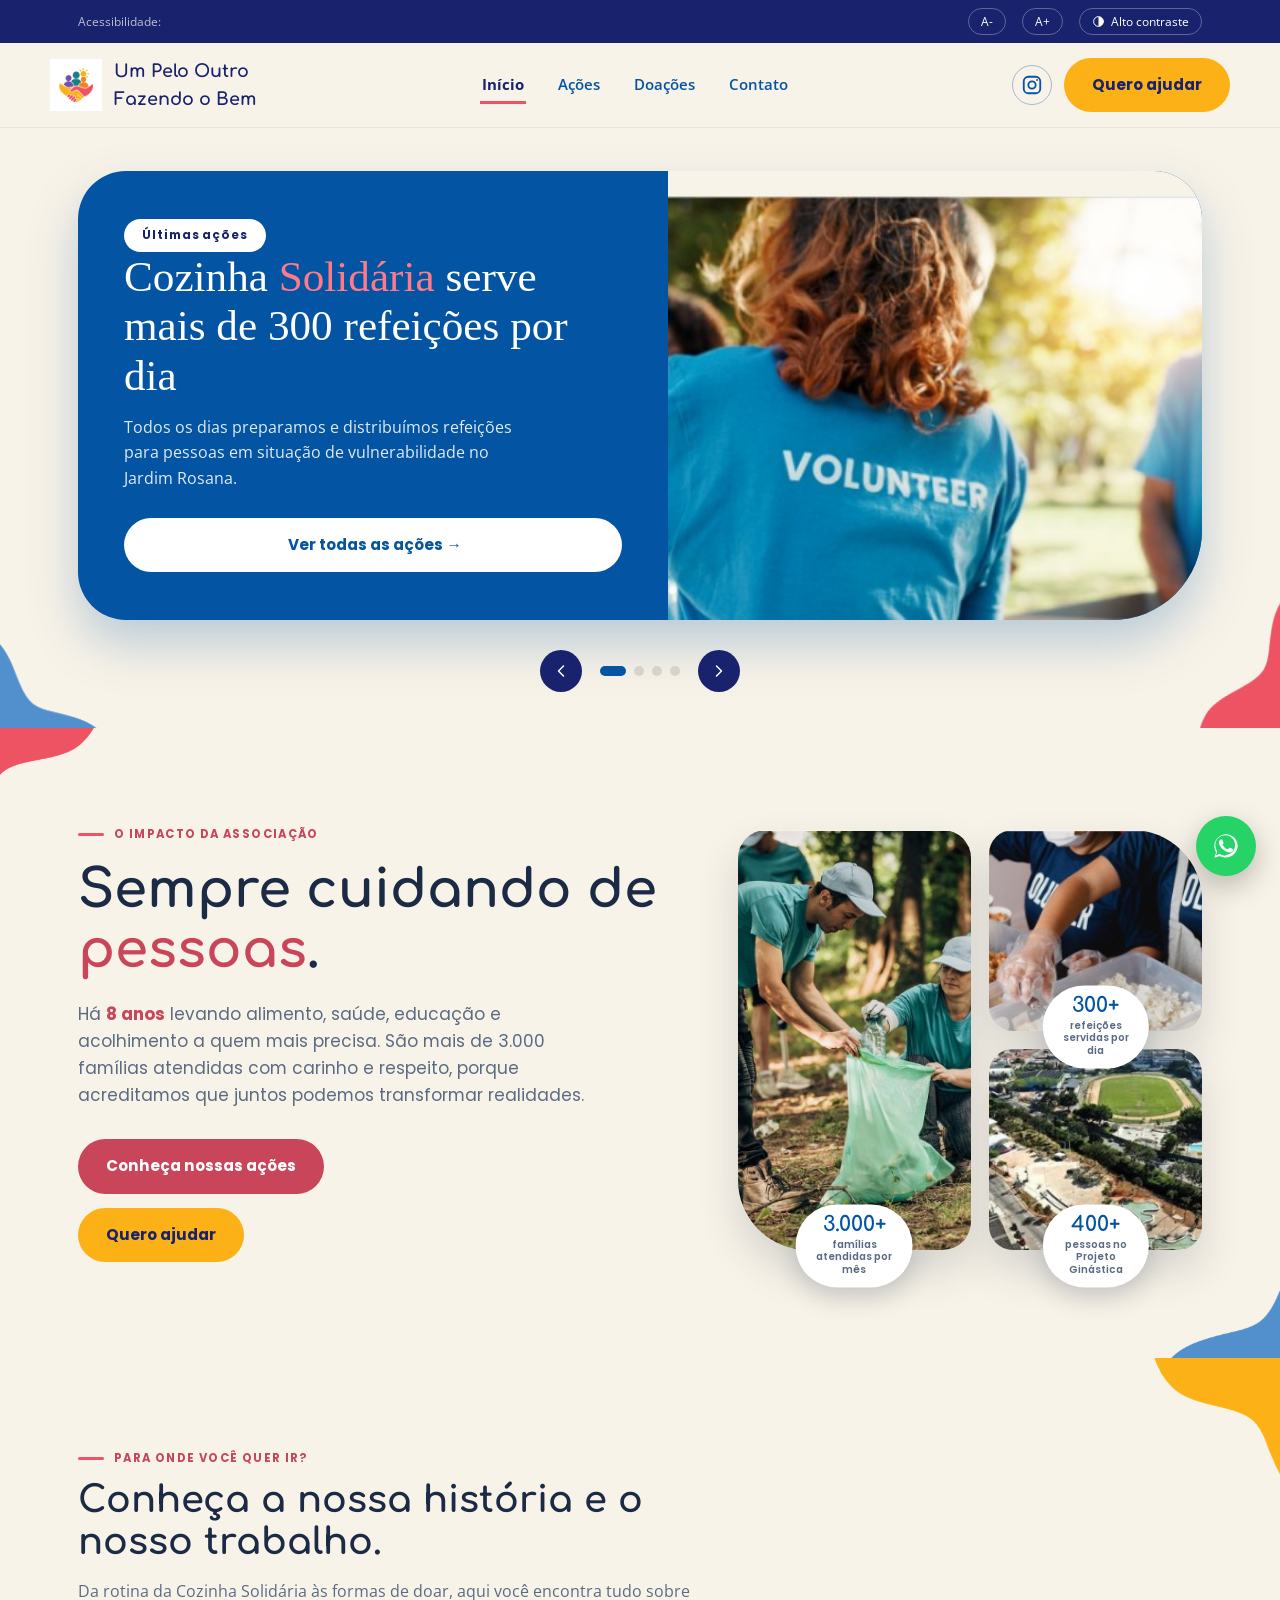
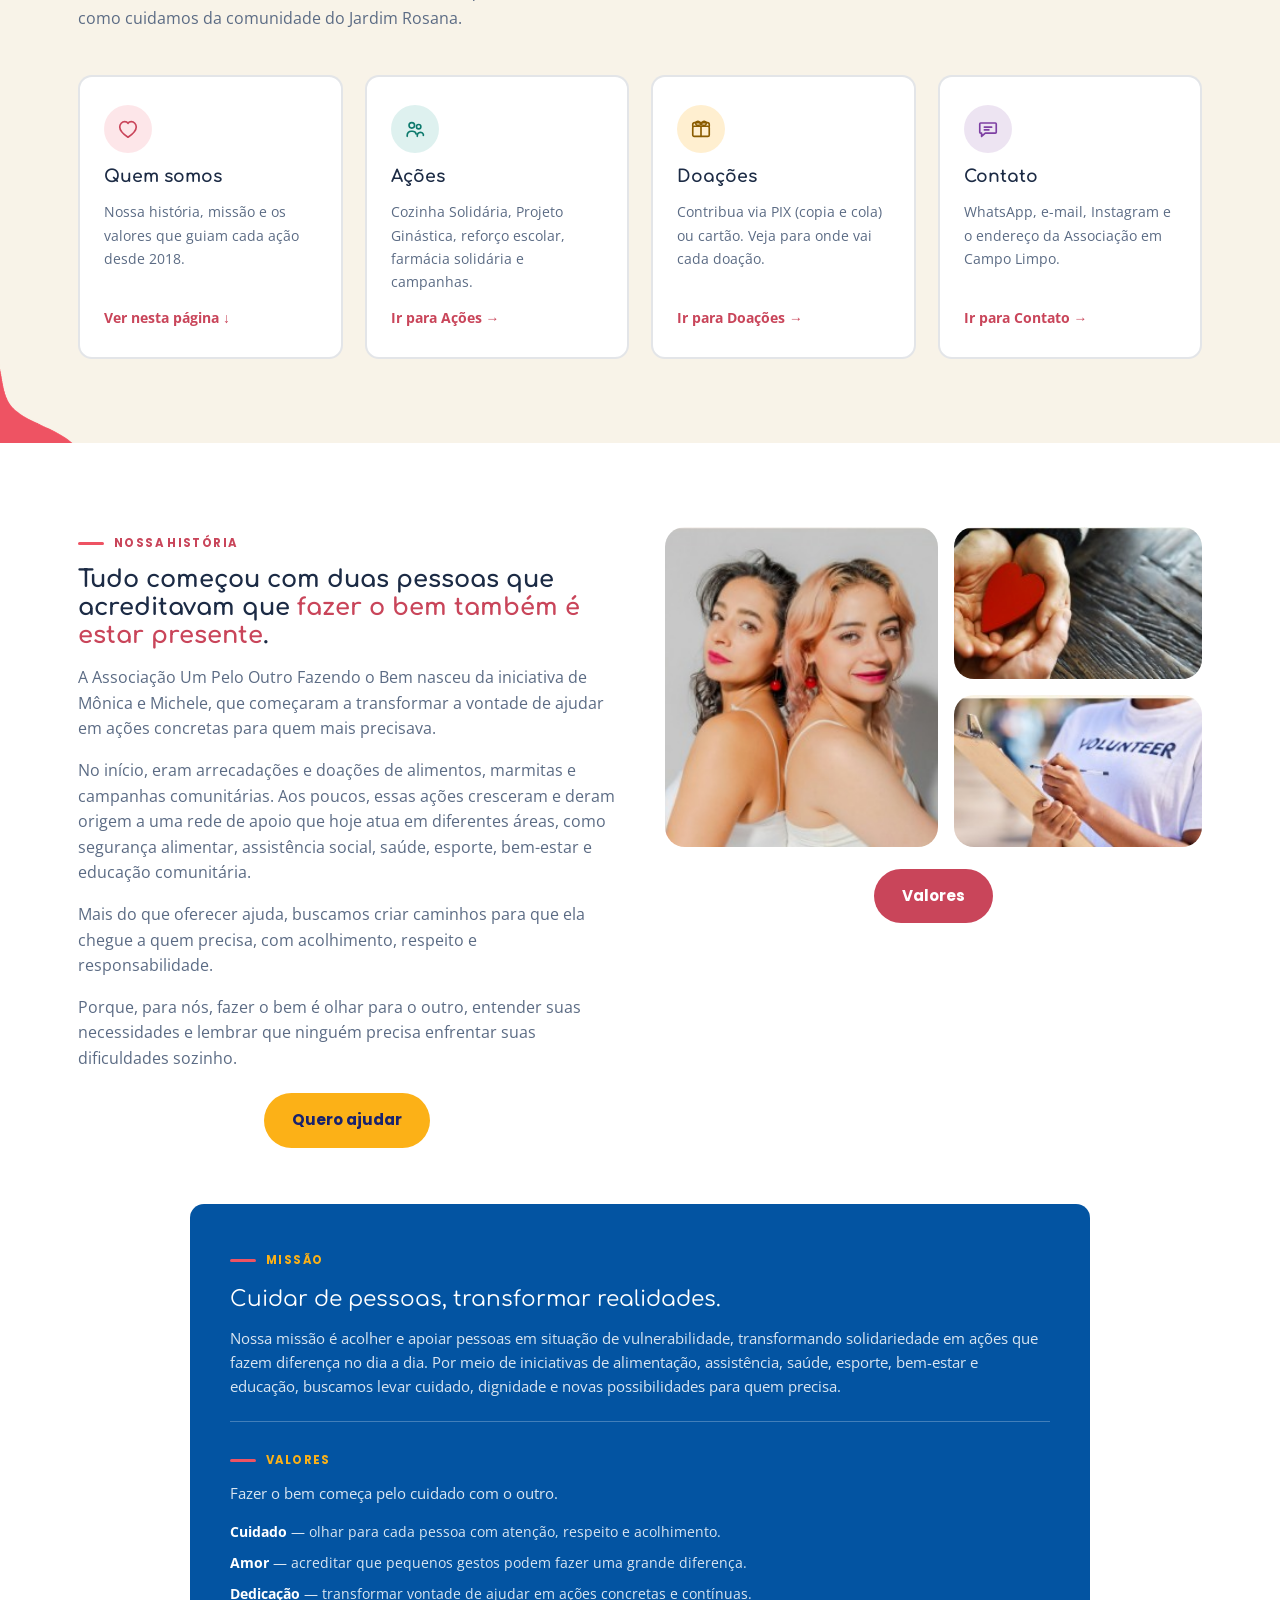
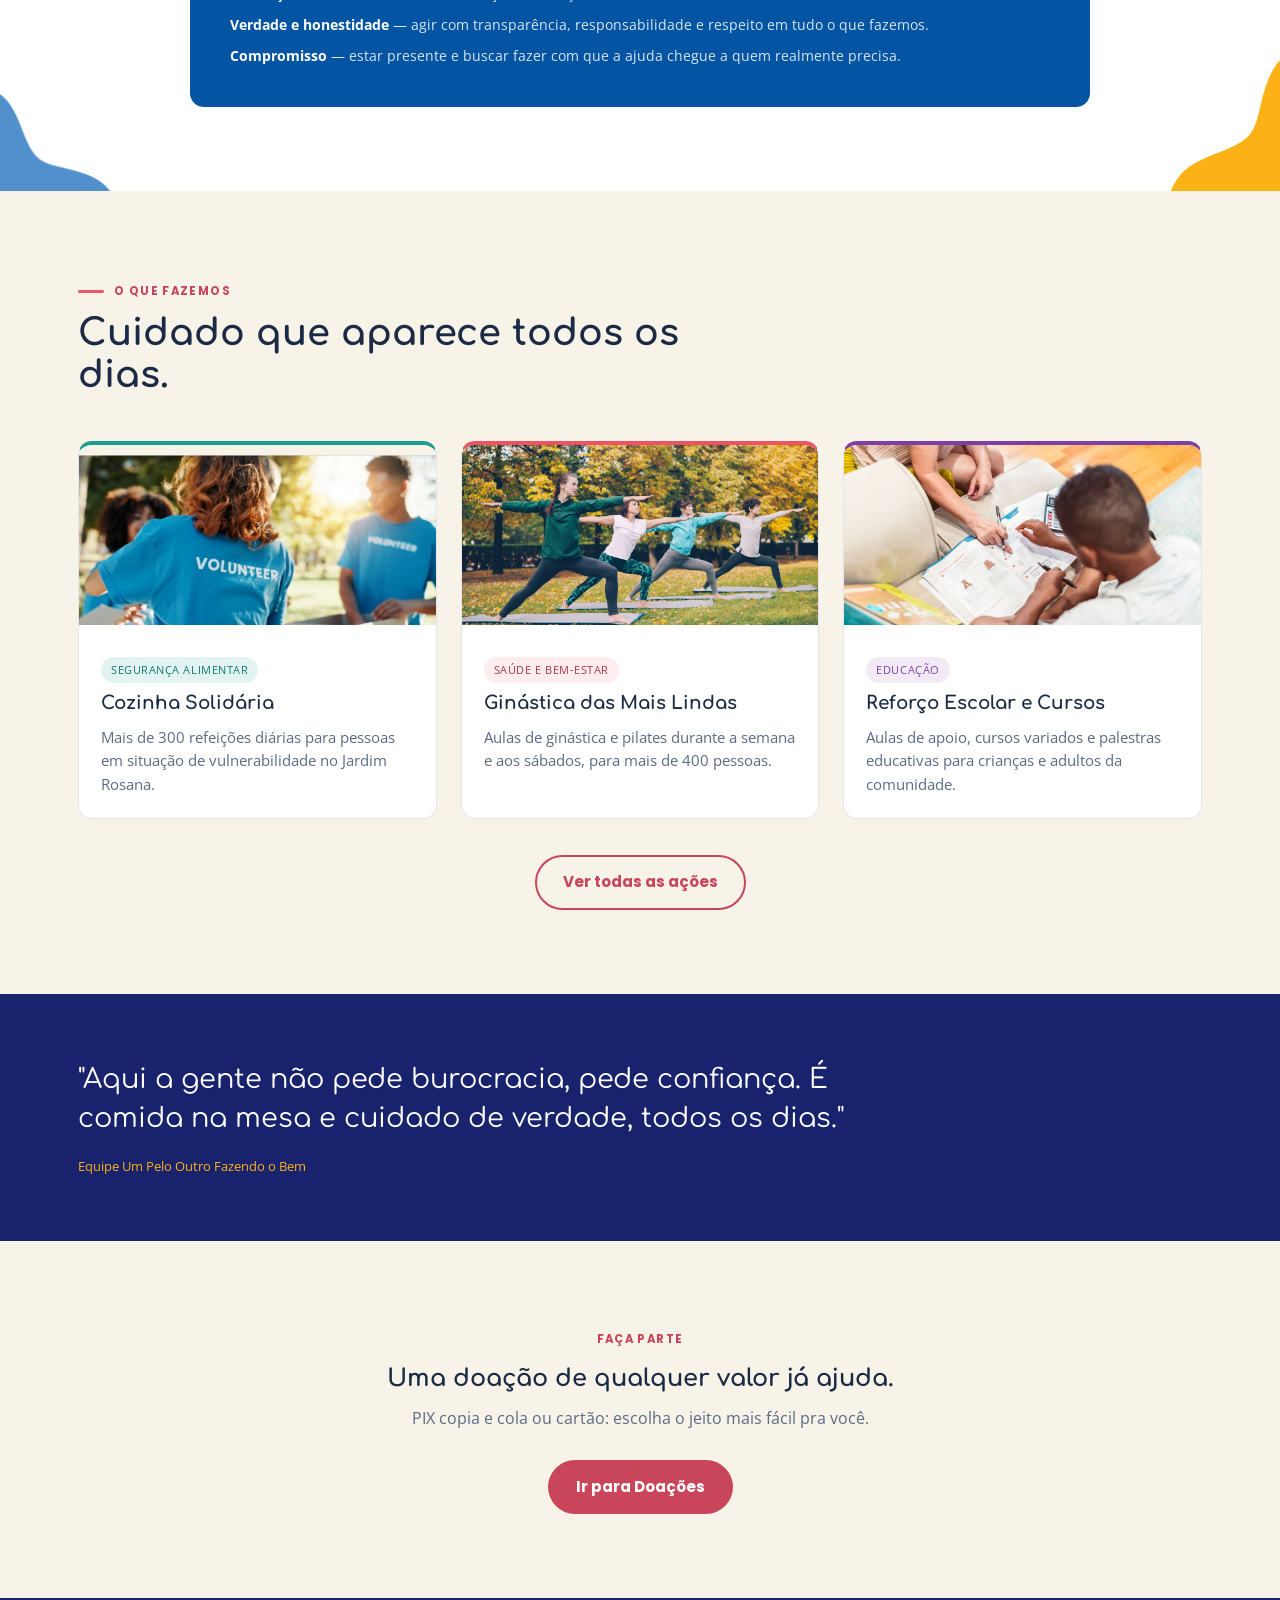
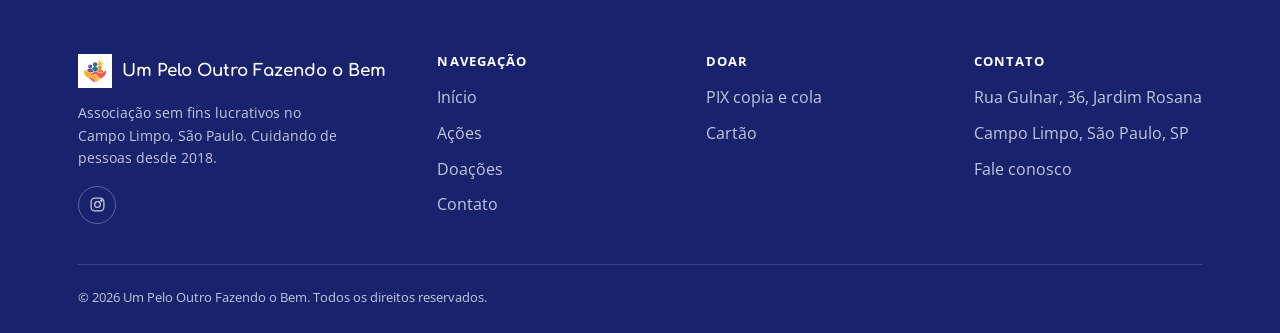
<file: index.html>
<!DOCTYPE html>
<html lang="pt-BR">
<head>
<meta charset="UTF-8">
<meta name="viewport" content="width=device-width, initial-scale=1.0">
<title>Um Pelo Outro Fazendo o Bem · Associação em Campo Limpo, São Paulo</title>
<meta name="description" content="Associação Um Pelo Outro Fazendo o Bem: 8 anos cuidando de pessoas em situação de vulnerabilidade no Campo Limpo, São Paulo. Cozinha Solidária, Projeto Ginástica, reforço escolar e mais.">
<link rel="icon" href="assets/img/logo.png">
<link rel="preconnect" href="https://fonts.googleapis.com">
<link href="https://fonts.googleapis.com/css2?family=Chewy&family=Comfortaa:wght@400;500;600;700&family=Poppins:wght@400;500;600;700;800&family=Open+Sans:wght@400;500;600;700&display=swap" rel="stylesheet">
<link rel="stylesheet" href="assets/css/style.css">
</head>
<body>

<a href="#conteudo" class="skip-link">Pular para o conteúdo</a>

<!-- ===== TELA DE CARREGAMENTO ===== -->
<div id="loader" aria-hidden="true">
  <div class="loader-mark">
    <div class="loader-ring"><span class="loader-dot"></span></div>
    <img src="assets/img/logo.png" alt="">
  </div>
  <p class="loader-text">Um Pelo Outro <strong>Fazendo o Bem</strong></p>
</div>

<!-- ===== BARRA DE ACESSIBILIDADE ===== -->
<div class="a11y-bar">
  <div class="container">
    <span style="margin-right:auto; opacity:.7;">Acessibilidade:</span>
    <button id="a11y-font-dec" aria-label="Diminuir tamanho da fonte">A-</button>
    <button id="a11y-font-inc" aria-label="Aumentar tamanho da fonte">A+</button>
    <button id="a11y-contrast" aria-label="Alternar alto contraste"><svg class="icon" viewBox="0 0 24 24" aria-hidden="true"><circle cx="12" cy="12" r="9"/><path d="M12 3a9 9 0 0 1 0 18Z" fill="currentColor" stroke="none"/></svg> Alto contraste</button>
  </div>
</div>

<!-- ===== HEADER ===== -->
<header class="site-header">
  <nav class="nav container" aria-label="Navegação principal">
    <a href="index.html" class="brand">
      <img src="assets/img/logo.png" alt="Logotipo Um Pelo Outro Fazendo o Bem">
      Um Pelo Outro<br>Fazendo o Bem
    </a>
    <ul class="nav-links">
      <li><a href="index.html" class="active" aria-current="page">Início</a></li>
      <li><a href="acoes.html">Ações</a></li>
      <li><a href="doacoes.html">Doações</a></li>
      <li><a href="contato.html">Contato</a></li>
    </ul>
    <div class="nav-actions">
      <a href="https://www.instagram.com/um_pelo_outro_fazendo_o_bem/" target="_blank" rel="noopener" class="btn-icon-instagram" aria-label="Instagram da Associação (nova aba)">
        <svg viewBox="0 0 24 24" fill="none" stroke="currentColor" stroke-width="2" width="22" height="22" aria-hidden="true"><rect x="3" y="3" width="18" height="18" rx="5"/><circle cx="12" cy="12" r="4"/><circle cx="17.5" cy="6.5" r="1" fill="currentColor" stroke="none"/></svg>
      </a>
      <a href="doacoes.html" class="btn btn-primary">Quero ajudar</a>
      <button class="nav-toggle" aria-label="Abrir menu" aria-expanded="false">
        <svg class="icon icon-menu-open" viewBox="0 0 24 24" aria-hidden="true"><path d="M4 7h16M4 12h16M4 17h16"/></svg>
        <svg class="icon icon-menu-close" viewBox="0 0 24 24" aria-hidden="true" style="display:none;"><path d="M5 5l14 14M19 5 5 19"/></svg>
      </button>
    </div>
  </nav>
</header>

<main id="conteudo">

<!-- ===== DESTAQUE DE ÚLTIMAS AÇÕES (carrossel) ===== -->
<section class="spotlight" aria-label="Últimas ações em destaque">
  <img class="blob blob-br" src="assets/img/blob-rosa.png" alt="" aria-hidden="true">
  <img class="blob blob-bl" src="assets/img/blob-azul.png" alt="" aria-hidden="true">
  <div class="container">
    <div class="spotlight-track" id="spotlight-track">

      <article class="spotlight-slide is-active" aria-hidden="false" role="group" aria-roledescription="slide" aria-label="Ação 1 de 4">
        <div class="spotlight-body">
          <div class="spotlight-top-row">
            <span class="eyebrow">Últimas ações</span>
          </div>
          <h2>Cozinha <span class="accent">Solidária</span> serve mais de 300 refeições por dia</h2>
          <p>Todos os dias preparamos e distribuímos refeições para pessoas em situação de vulnerabilidade no Jardim Rosana.</p>
          <a href="acoes.html" class="btn btn-primary">Ver todas as ações →</a>
        </div>
        <div class="spotlight-media">
          <img src="assets/img/fotos/cozinha-solidaria.jpg" alt="Voluntária da Cozinha Solidária com uma caixa de alimentos">
        </div>
      </article>

      <article class="spotlight-slide" aria-hidden="true" role="group" aria-roledescription="slide" aria-label="Ação 2 de 4">
        <div class="spotlight-body">
          <span class="eyebrow">Últimas ações</span>
          <h2>Ginástica das <span class="accent">Mais Lindas</span> segue com turmas cheias</h2>
          <p>Aulas de ginástica e pilates durante a semana e aos sábados reúnem mais de 400 pessoas.</p>
          <a href="acoes.html" class="btn btn-primary">Ver todas as ações →</a>
        </div>
        <div class="spotlight-media">
          <img src="assets/img/fotos/ginastica.jpg" alt="Turma do Projeto Ginástica das Mais Lindas em exercício ao ar livre">
        </div>
      </article>

      <article class="spotlight-slide" aria-hidden="true" role="group" aria-roledescription="slide" aria-label="Ação 3 de 4">
        <div class="spotlight-body">
          <span class="eyebrow">Últimas ações</span>
          <h2>Reforço <span class="accent">escolar</span> apoia crianças e jovens da comunidade</h2>
          <p>Aulas de apoio e cursos gratuitos ajudam estudantes a irem além na escola e na vida.</p>
          <a href="acoes.html" class="btn btn-primary">Ver todas as ações →</a>
        </div>
        <div class="spotlight-media">
          <img src="assets/img/fotos/reforco-escolar.jpg" alt="Aula de reforço escolar com apoio individual">
        </div>
      </article>

      <article class="spotlight-slide" aria-hidden="true" role="group" aria-roledescription="slide" aria-label="Ação 4 de 4">
        <div class="spotlight-body">
          <span class="eyebrow">Últimas ações</span>
          <h2>Farmácia <span class="accent">Solidária</span> amplia o acesso à saúde</h2>
          <p>Distribuição de medicamentos para famílias em situação de vulnerabilidade da região.</p>
          <a href="acoes.html" class="btn btn-primary">Ver todas as ações →</a>
        </div>
        <div class="spotlight-media">
          <img src="assets/img/fotos/farmacia-solidaria.jpg" alt="Voluntários organizando medicamentos para doação">
        </div>
      </article>

    </div>

    <div class="spotlight-controls">
      <button type="button" class="spotlight-arrow" id="spotlight-prev" aria-label="Ação anterior">
        <svg class="icon" viewBox="0 0 24 24" aria-hidden="true"><path d="M15 6l-6 6 6 6"/></svg>
      </button>
      <div class="spotlight-dots" id="spotlight-dots" role="tablist" aria-label="Selecionar ação em destaque">
        <button type="button" class="spotlight-dot is-active" data-index="0" role="tab" aria-selected="true" aria-label="Ação 1"></button>
        <button type="button" class="spotlight-dot" data-index="1" role="tab" aria-selected="false" aria-label="Ação 2"></button>
        <button type="button" class="spotlight-dot" data-index="2" role="tab" aria-selected="false" aria-label="Ação 3"></button>
        <button type="button" class="spotlight-dot" data-index="3" role="tab" aria-selected="false" aria-label="Ação 4"></button>
      </div>
      <button type="button" class="spotlight-arrow" id="spotlight-next" aria-label="Próxima ação">
        <svg class="icon" viewBox="0 0 24 24" aria-hidden="true"><path d="M9 6l6 6-6 6"/></svg>
      </button>
    </div>
  </div>
</section>

<!-- ===== HERO / IMPACTO ===== -->
<section class="hero">
  <img class="blob blob-hero-tl" src="assets/img/blob-rosa.png" alt="" aria-hidden="true">
  <img class="blob blob-hero-br" src="assets/img/blob-azul.png" alt="" aria-hidden="true">
  <div class="container hero-grid">
    <div>
      <span class="eyebrow">O impacto da associação</span>
      <h1>Sempre cuidando de <em>pessoas</em>.</h1>
      <p class="lead">Há <span class="highlight">8 anos</span> levando alimento, saúde, educação e acolhimento a quem mais precisa. São mais de 3.000 famílias atendidas com carinho e respeito, porque acreditamos que juntos podemos transformar realidades.</p>
      <div class="hero-cta hero-cta-stack">
        <a href="acoes.html" class="btn btn-primary">Conheça nossas ações</a>
        <a href="doacoes.html" class="btn btn-gold">Quero ajudar</a>
      </div>
    </div>
    <div class="hero-photos reveal">
      <div class="hero-photo hero-photo-main">
        <div class="hero-photo-img"><img src="assets/img/fotos/impacto-1.jpg" alt="Voluntários durante ação de cuidado ambiental ao ar livre"></div>
        <span class="hero-photo-badge"><strong>3.000+</strong><small>famílias atendidas por mês</small></span>
      </div>
      <div class="hero-photo-stack">
        <div class="hero-photo">
          <div class="hero-photo-img"><img src="assets/img/fotos/impacto-2.jpg" alt="Voluntários preparando refeições para doação"></div>
          <span class="hero-photo-badge"><strong>300+</strong><small>refeições servidas por dia</small></span>
        </div>
        <div class="hero-photo">
          <div class="hero-photo-img"><img src="assets/img/fotos/impacto-3.jpg" alt="Vista aérea de um espaço comunitário"></div>
          <span class="hero-photo-badge"><strong>400+</strong><small>pessoas no Projeto Ginástica</small></span>
        </div>
      </div>
    </div>
  </div>
</section>

<!-- ===== MAPA DE NAVEGAÇÃO (HUB / NÓS) ===== -->
<section class="node-section">
  <img class="blob blob-node-tr" src="assets/img/blob-amarelo.png" alt="" aria-hidden="true">
  <img class="blob blob-node-bl" src="assets/img/blob-rosa.png" alt="" aria-hidden="true">
  <div class="container">
    <div class="section-head reveal">
      <span class="eyebrow">Para onde você quer ir?</span>
      <h2>Conheça a nossa história e o nosso trabalho.</h2>
      <p>Da rotina da Cozinha Solidária às formas de doar, aqui você encontra tudo sobre como cuidamos da comunidade do Jardim Rosana.</p>
    </div>

    <div class="node-map">
      <a href="#quem-somos" class="node-card reveal">
        <div class="node-icon icon-coral" aria-hidden="true"><svg class="icon" viewBox="0 0 24 24"><path d="M12 21c-4.2-2.8-9-6.6-9-11.2C3 6.6 5.4 4 8.4 4c1.6 0 3 .8 3.6 2 .6-1.2 2-2 3.6-2 3 0 5.4 2.6 5.4 5.8 0 4.6-4.8 8.4-9 11.2Z"/></svg></div>
        <h3>Quem somos</h3>
        <p>Nossa história, missão e os valores que guiam cada ação desde 2018.</p>
        <span class="node-link">Ver nesta página ↓</span>
      </a>
      <a href="acoes.html" class="node-card reveal">
        <div class="node-icon icon-teal" aria-hidden="true"><svg class="icon" viewBox="0 0 24 24"><circle cx="8.5" cy="8" r="3"/><circle cx="16" cy="9.5" r="2.4"/><path d="M3.5 20v-1.2A4.3 4.3 0 0 1 7.8 14.5h1.4a4.3 4.3 0 0 1 4.1 3"/><path d="M14.5 20v-.9a3.4 3.4 0 0 1 2.6-3.3c1.6-.4 3.4.5 4 2v1.2"/></svg></div>
        <h3>Ações</h3>
        <p>Cozinha Solidária, Projeto Ginástica, reforço escolar, farmácia solidária e campanhas.</p>
        <span class="node-link">Ir para Ações →</span>
      </a>
      <a href="doacoes.html" class="node-card reveal">
        <div class="node-icon icon-gold" aria-hidden="true"><svg class="icon" viewBox="0 0 24 24"><rect x="3" y="9" width="18" height="11" rx="1.5"/><path d="M3 9V7a2 2 0 0 1 2-2h14a2 2 0 0 1 2 2v2"/><path d="M12 9v11"/><path d="M12 7c-1-2.5-2.8-3.8-4.5-3.2C6 4.2 5.6 6 7 7.4c1 .9 3 .8 5-.4Z"/><path d="M12 7c1-2.5 2.8-3.8 4.5-3.2C18 4.2 18.4 6 17 7.4c-1 .9-3 .8-5-.4Z"/></svg></div>
        <h3>Doações</h3>
        <p>Contribua via PIX (copia e cola) ou cartão. Veja para onde vai cada doação.</p>
        <span class="node-link">Ir para Doações →</span>
      </a>
      <a href="contato.html" class="node-card reveal">
        <div class="node-icon icon-purple" aria-hidden="true"><svg class="icon" viewBox="0 0 24 24"><path d="M4 5.5h16a1 1 0 0 1 1 1v9a1 1 0 0 1-1 1H9l-4 3.5V16.5H4a1 1 0 0 1-1-1v-9a1 1 0 0 1 1-1Z"/><path d="M8 10h8M8 13h5"/></svg></div>
        <h3>Contato</h3>
        <p>WhatsApp, e-mail, Instagram e o endereço da Associação em Campo Limpo.</p>
        <span class="node-link">Ir para Contato →</span>
      </a>
    </div>
  </div>
</section>

<!-- ===== QUEM SOMOS (resumo, com âncora própria) ===== -->
<section id="quem-somos" class="section-alt">
  <img class="blob blob-bl" src="assets/img/blob-azul.png" alt="" aria-hidden="true">
  <img class="blob blob-br" src="assets/img/blob-amarelo.png" alt="" aria-hidden="true">
  <div class="container quemsomos-grid">
    <div class="reveal">
      <span class="eyebrow">Nossa história</span>
      <h2 style="margin-top:14px;">Tudo começou com duas pessoas que acreditavam que <span class="highlight">fazer o bem também é estar presente</span>.</h2>
      <p style="color:var(--ink-soft); margin-top:16px;">A Associação Um Pelo Outro Fazendo o Bem nasceu da iniciativa de Mônica e Michele, que começaram a transformar a vontade de ajudar em ações concretas para quem mais precisava.</p>
      <p style="color:var(--ink-soft); margin-top:16px;">No início, eram arrecadações e doações de alimentos, marmitas e campanhas comunitárias. Aos poucos, essas ações cresceram e deram origem a uma rede de apoio que hoje atua em diferentes áreas, como segurança alimentar, assistência social, saúde, esporte, bem-estar e educação comunitária.</p>
      <p style="color:var(--ink-soft); margin-top:16px;">Mais do que oferecer ajuda, buscamos criar caminhos para que ela chegue a quem precisa, com acolhimento, respeito e responsabilidade.</p>
      <p style="color:var(--ink-soft); margin-top:16px;">Porque, para nós, fazer o bem é olhar para o outro, entender suas necessidades e lembrar que ninguém precisa enfrentar suas dificuldades sozinho.</p>
      <a href="doacoes.html" class="btn btn-gold" style="margin-top:22px; display:block; width:fit-content; margin-left:auto; margin-right:auto;">Quero ajudar</a>
    </div>
    <div class="reveal quemsomos-photos">
      <div class="quemsomos-grid-photos">
        <div class="qs-photo qs-photo-main"><img src="assets/img/fotos/fundadoras.jpg" alt="Mônica e Michele, fundadoras da Associação Um Pelo Outro Fazendo o Bem"></div>
        <div class="qs-photo-stack">
          <div class="qs-photo"><img src="assets/img/fotos/valores-coracao.jpg" alt="Mãos entregando um coração, símbolo do cuidado da Associação"></div>
          <div class="qs-photo"><img src="assets/img/fotos/valores-voluntario.jpg" alt="Voluntária registrando informações durante uma ação"></div>
        </div>
      </div>
      <a href="#valores" class="btn btn-primary quemsomos-valores-btn">Valores</a>
    </div>
  </div>

  <div class="container" style="margin-top:56px;">
    <div id="valores" class="reveal" style="background:var(--baltic); border-radius:var(--radius); padding:40px; color:#fff; max-width:900px; margin:0 auto; scroll-margin-top:100px;">
      <span class="eyebrow" style="color:var(--gold);">Missão</span>
      <p style="font-family:var(--font-display); font-size:1.35rem; margin-top:14px; line-height:1.4;">Cuidar de pessoas, transformar realidades.</p>
      <p style="margin-top:12px; color:rgba(255,255,255,0.85); font-size:0.95rem;">Nossa missão é acolher e apoiar pessoas em situação de vulnerabilidade, transformando solidariedade em ações que fazem diferença no dia a dia. Por meio de iniciativas de alimentação, assistência, saúde, esporte, bem-estar e educação, buscamos levar cuidado, dignidade e novas possibilidades para quem precisa.</p>
      <hr style="border:none; border-top:1px solid rgba(255,255,255,0.25); margin:22px 0;">
      <span class="eyebrow" style="color:var(--gold);">Valores</span>
      <p style="margin-top:12px; color:rgba(255,255,255,0.85); font-size:0.95rem;">Fazer o bem começa pelo cuidado com o outro.</p>
      <ul style="margin-top:14px; color:rgba(255,255,255,0.85); font-size:0.9rem; display:flex; flex-direction:column; gap:8px;">
        <li><strong style="color:#fff;">Cuidado</strong> — olhar para cada pessoa com atenção, respeito e acolhimento.</li>
        <li><strong style="color:#fff;">Amor</strong> — acreditar que pequenos gestos podem fazer uma grande diferença.</li>
        <li><strong style="color:#fff;">Dedicação</strong> — transformar vontade de ajudar em ações concretas e contínuas.</li>
        <li><strong style="color:#fff;">Verdade e honestidade</strong> — agir com transparência, responsabilidade e respeito em tudo o que fazemos.</li>
        <li><strong style="color:#fff;">Compromisso</strong> — estar presente e buscar fazer com que a ajuda chegue a quem realmente precisa.</li>
      </ul>
    </div>
  </div>
</section>

<!-- ===== PRÉVIA DAS AÇÕES ===== -->
<section>
  <div class="container">
    <div class="section-head reveal">
      <span class="eyebrow">O que fazemos</span>
      <h2>Cuidado que aparece todos os dias.</h2>
    </div>
    <div class="project-grid">
      <div class="project-card reveal">
        <div class="project-media"><img src="assets/img/fotos/cozinha-solidaria.jpg" alt="Voluntária da Cozinha Solidária com uma caixa de alimentos"></div>
        <div class="project-body">
          <span class="project-tag tag-teal">Segurança alimentar</span>
          <h3>Cozinha Solidária</h3>
          <p>Mais de 300 refeições diárias para pessoas em situação de vulnerabilidade no Jardim Rosana.</p>
        </div>
      </div>
      <div class="project-card reveal">
        <div class="project-media"><img src="assets/img/fotos/ginastica.jpg" alt="Turma do Projeto Ginástica das Mais Lindas em exercício ao ar livre"></div>
        <div class="project-body">
          <span class="project-tag tag-coral">Saúde e bem-estar</span>
          <h3>Ginástica das Mais Lindas</h3>
          <p>Aulas de ginástica e pilates durante a semana e aos sábados, para mais de 400 pessoas.</p>
        </div>
      </div>
      <div class="project-card reveal">
        <div class="project-media"><img src="assets/img/fotos/reforco-escolar.jpg" alt="Aula de reforço escolar com apoio individual"></div>
        <div class="project-body">
          <span class="project-tag tag-purple">Educação</span>
          <h3>Reforço Escolar e Cursos</h3>
          <p>Aulas de apoio, cursos variados e palestras educativas para crianças e adultos da comunidade.</p>
        </div>
      </div>
    </div>
    <div style="text-align:center; margin-top:36px;">
      <a href="acoes.html" class="btn btn-outline">Ver todas as ações</a>
    </div>
  </div>
</section>

<!-- ===== CITAÇÃO ===== -->
<section class="quote-band">
  <div class="container">
    <blockquote class="reveal">
      "Aqui a gente não pede burocracia, pede confiança. É comida na mesa e cuidado de verdade, todos os dias."
      <cite>Equipe Um Pelo Outro Fazendo o Bem</cite>
    </blockquote>
  </div>
</section>

<!-- ===== CTA FINAL ===== -->
<section style="text-align:center;">
  <div class="container" style="max-width:640px;">
    <span class="eyebrow eyebrow-plain" style="justify-content:center">Faça parte</span>
    <h2 class="reveal" style="margin-top:14px;">Uma doação de qualquer valor já ajuda.</h2>
    <p style="color:var(--ink-soft); margin-top:14px;">PIX copia e cola ou cartão: escolha o jeito mais fácil pra você.</p>
    <div style="margin-top:28px;">
      <a href="doacoes.html" class="btn btn-primary">Ir para Doações</a>
    </div>
  </div>
</section>

</main>

<!-- ===== FOOTER ===== -->
<footer class="site-footer">
  <div class="container">
    <div class="footer-grid">
      <div>
        <div class="footer-brand"><img src="assets/img/logo.png" alt="">Um Pelo Outro Fazendo o Bem</div>
        <p style="max-width:34ch; font-size:0.88rem;">Associação sem fins lucrativos no Campo Limpo, São Paulo. Cuidando de pessoas desde 2018.</p>
        <div class="footer-social">
          <a href="https://www.instagram.com/um_pelo_outro_fazendo_o_bem/" target="_blank" rel="noopener" aria-label="Instagram"><svg class="icon" viewBox="0 0 24 24"><rect x="3" y="3" width="18" height="18" rx="5"/><circle cx="12" cy="12" r="4"/><circle cx="17.5" cy="6.5" r="1"/></svg></a>
        </div>
      </div>
      <div><h4>Navegação</h4><ul><li><a href="index.html">Início</a></li><li><a href="acoes.html">Ações</a></li><li><a href="doacoes.html">Doações</a></li><li><a href="contato.html">Contato</a></li></ul></div>
      <div><h4>Doar</h4><ul><li><a href="doacoes.html">PIX copia e cola</a></li><li><a href="doacoes.html">Cartão</a></li></ul></div>
      <div><h4>Contato</h4><ul><li>Rua Gulnar, 36, Jardim Rosana</li><li>Campo Limpo, São Paulo, SP</li><li><a href="contato.html">Fale conosco</a></li></ul></div>
    </div>
    <div class="footer-bottom">
      <span>© 2026 Um Pelo Outro Fazendo o Bem. Todos os direitos reservados.</span>
    </div>
  </div>
</footer>

<!-- ===== BOTÃO FLUTUANTE DE WHATSAPP ===== -->
<a class="whatsapp-float" href="https://wa.me/5511953512083?text=Ol%C3%A1!%20Vim%20pelo%20site%20e%20gostaria%20de%20saber%20mais." target="_blank" rel="noopener" aria-label="Falar no WhatsApp (abre nova aba)">
  <svg viewBox="0 0 24 24" fill="currentColor" aria-hidden="true"><path d="M17.5 14.4c-.3-.1-1.7-.8-2-.9-.3-.1-.5-.1-.7.1-.2.3-.8.9-1 1.1-.2.2-.3.2-.6.1-.3-.1-1.3-.5-2.4-1.5-.9-.8-1.5-1.8-1.7-2.1-.2-.3 0-.5.1-.6.1-.1.3-.3.4-.5.1-.1.2-.3.3-.4.1-.2 0-.3 0-.5 0-.1-.7-1.6-.9-2.2-.2-.5-.5-.5-.7-.5h-.6c-.2 0-.5.1-.8.4-.3.3-1 1-1 2.4s1 2.8 1.2 3c.1.2 2.1 3.2 5 4.4.7.3 1.3.5 1.7.6.7.2 1.4.2 1.9.1.6-.1 1.7-.7 2-1.4.2-.6.2-1.2.2-1.3-.1-.1-.3-.2-.5-.3z"/><path d="M12 2C6.5 2 2 6.5 2 12c0 1.9.5 3.7 1.5 5.3L2 22l4.8-1.5c1.5.8 3.3 1.3 5.2 1.3 5.5 0 10-4.5 10-10S17.5 2 12 2zm0 18.3c-1.7 0-3.4-.5-4.8-1.3l-.3-.2-3.5 1.1 1.1-3.4-.2-.3c-1-1.5-1.5-3.2-1.5-5 0-4.7 3.8-8.5 8.5-8.5s8.5 3.8 8.5 8.5-3.8 8.6-8.5 8.6z"/></svg>
</a>

<script src="assets/js/main.js"></script>
</body>
</html>
</file>
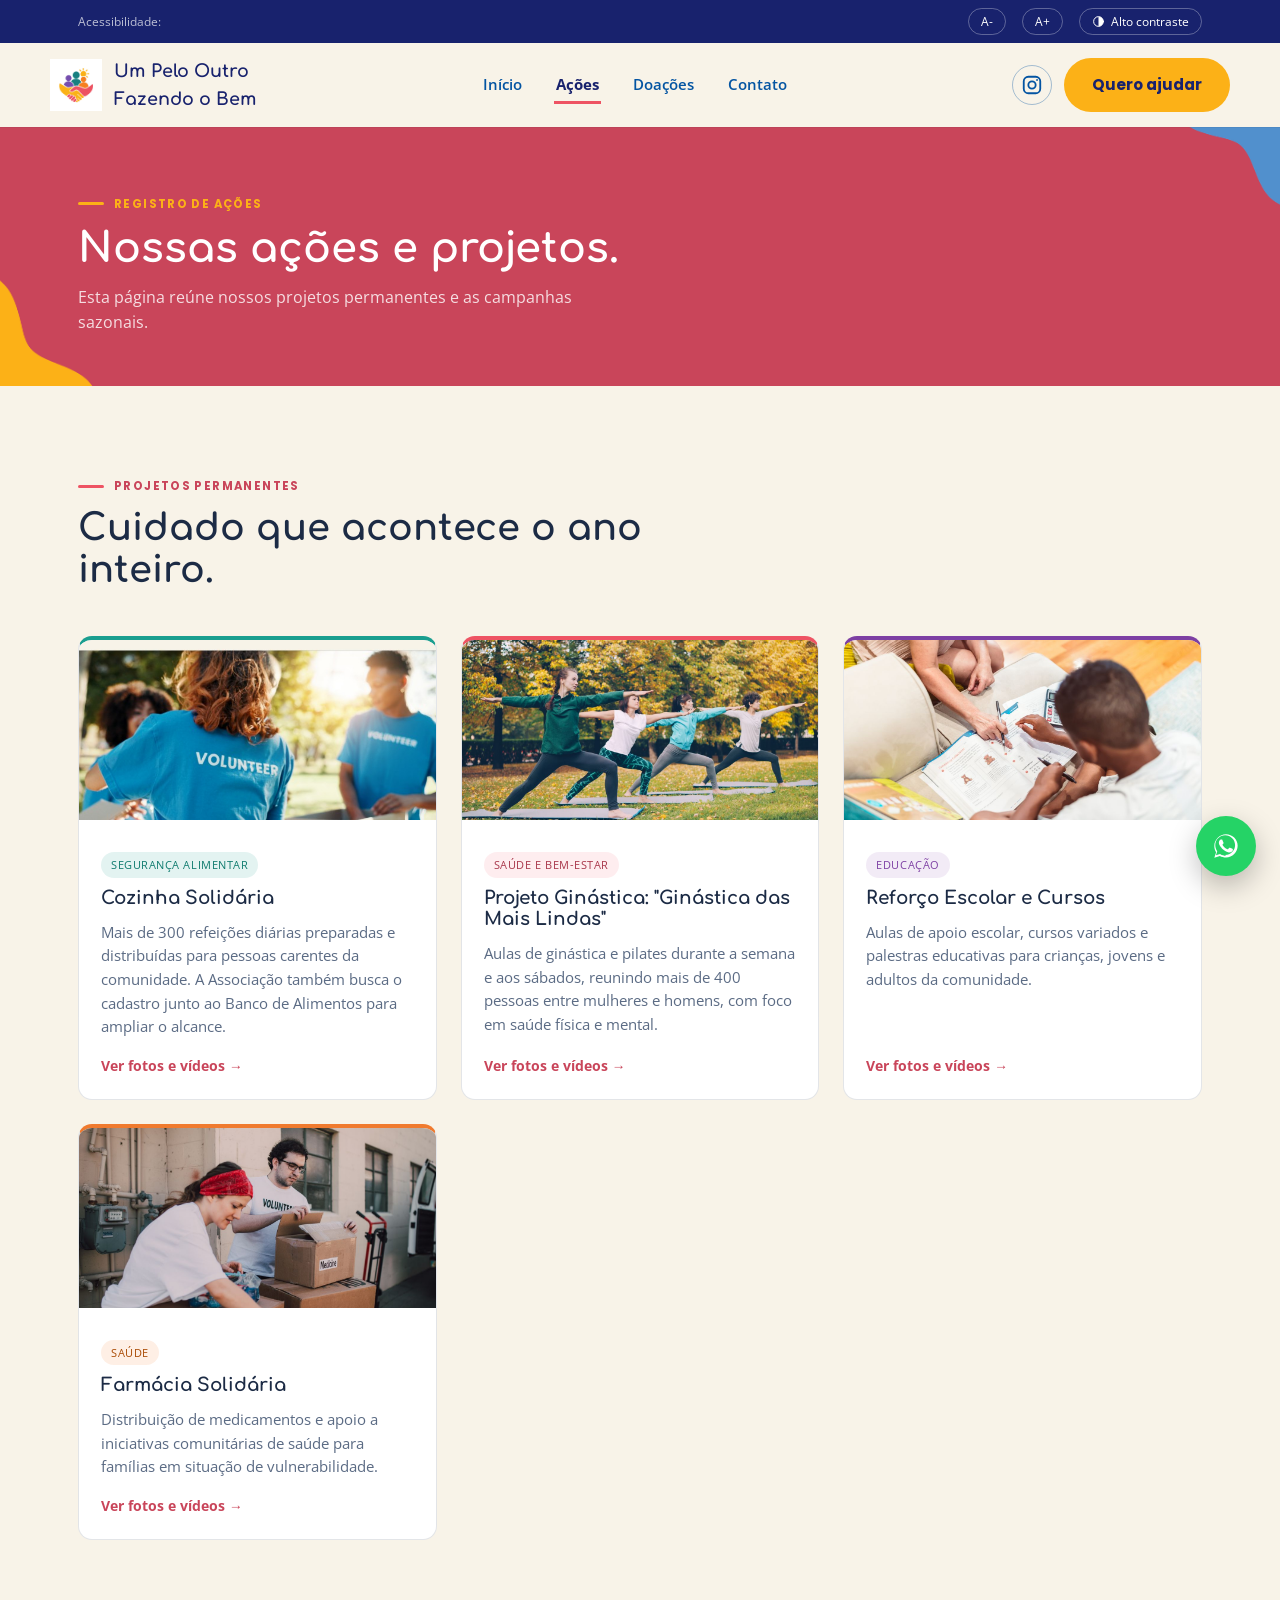
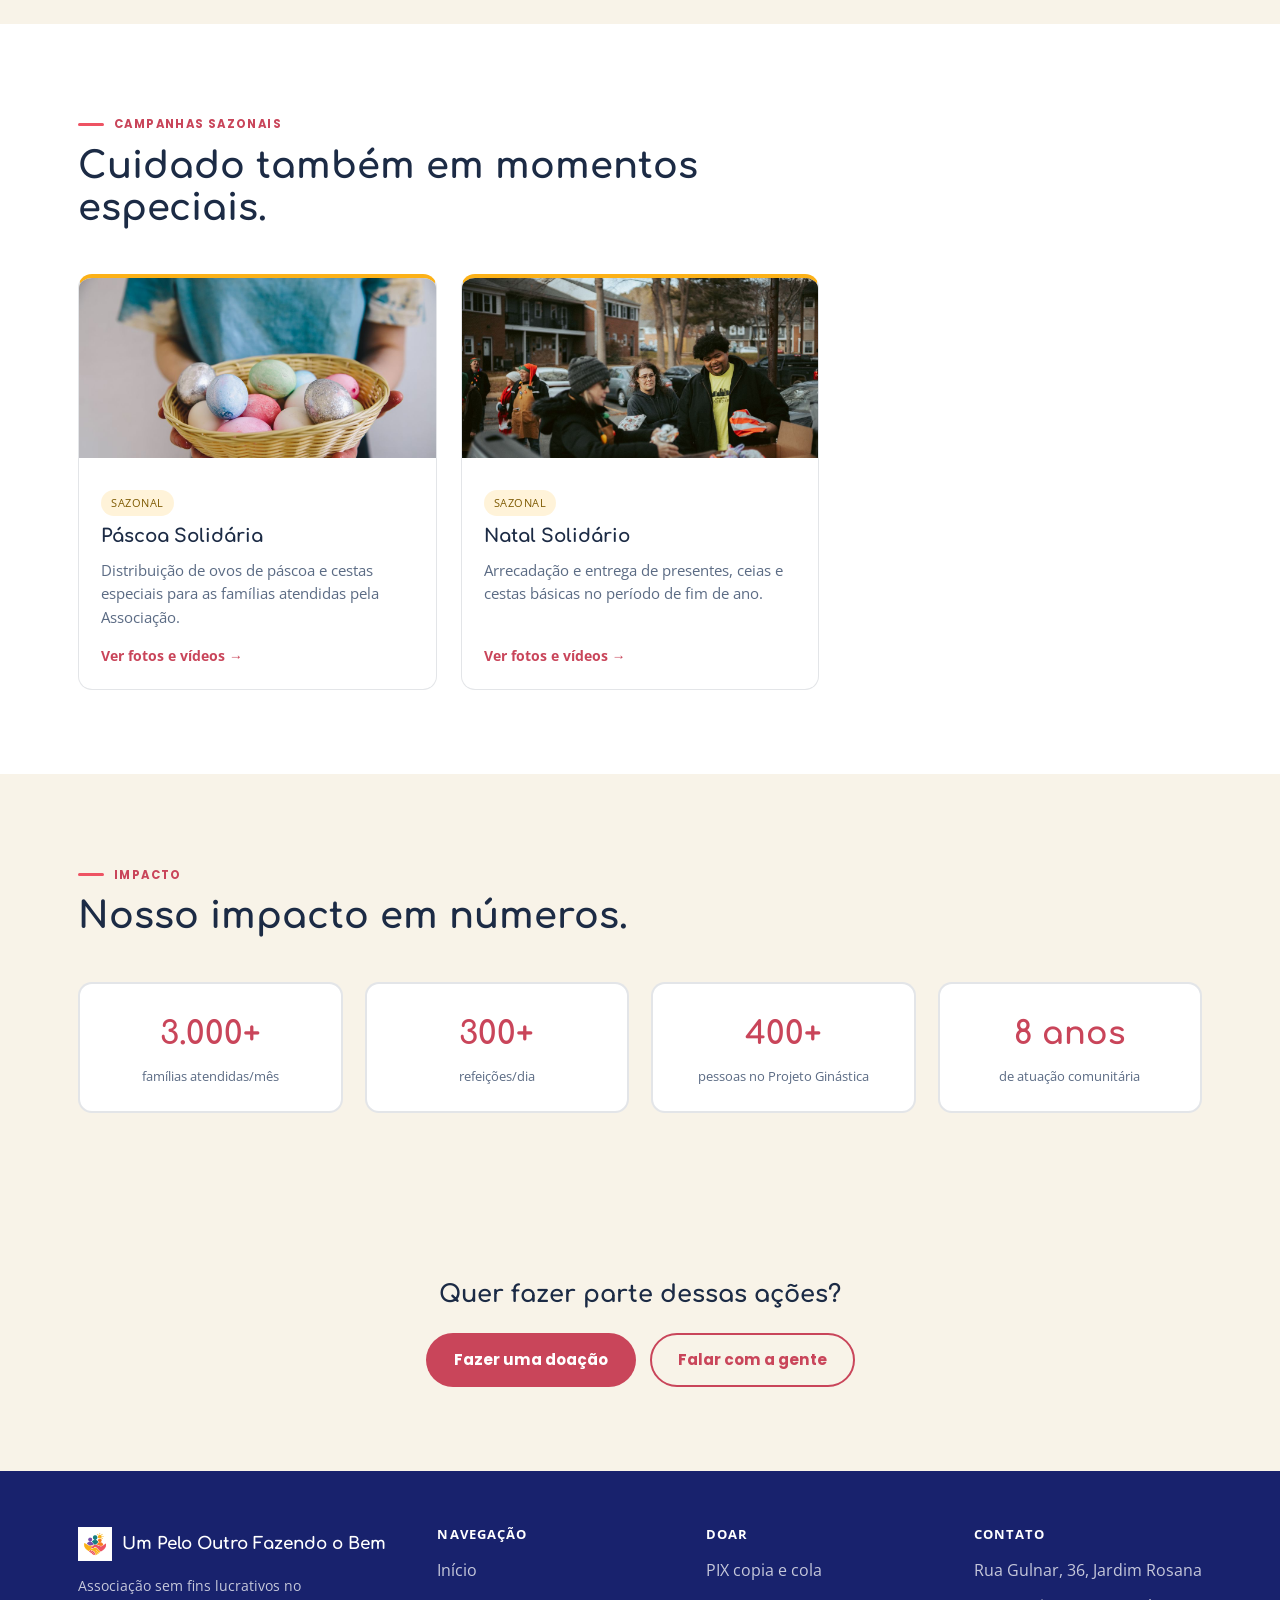
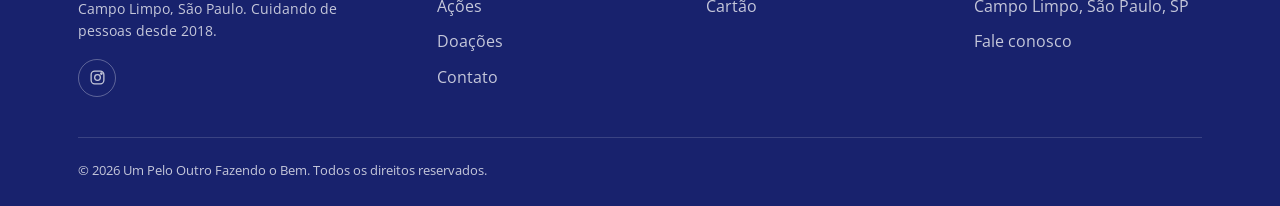
<file: acoes.html>
<!DOCTYPE html>
<html lang="pt-BR">
<head>
<meta charset="UTF-8">
<meta name="viewport" content="width=device-width, initial-scale=1.0">
<title>Ações · Um Pelo Outro Fazendo o Bem</title>
<link rel="icon" href="assets/img/logo.png">
<link rel="preconnect" href="https://fonts.googleapis.com">
<link href="https://fonts.googleapis.com/css2?family=Chewy&family=Comfortaa:wght@400;500;600;700&family=Poppins:wght@400;500;600;700;800&family=Open+Sans:wght@400;500;600;700&display=swap" rel="stylesheet">
<link rel="stylesheet" href="assets/css/style.css">
</head>
<body>

<a href="#conteudo" class="skip-link">Pular para o conteúdo</a>

<div id="loader" aria-hidden="true">
  <div class="loader-mark"><div class="loader-ring"><span class="loader-dot"></span></div><img src="assets/img/logo.png" alt=""></div>
  <p class="loader-text">Um Pelo Outro <strong>Fazendo o Bem</strong></p>
</div>

<div class="a11y-bar">
  <div class="container">
    <span style="margin-right:auto; opacity:.7;">Acessibilidade:</span>
    <button id="a11y-font-dec" aria-label="Diminuir tamanho da fonte">A-</button>
    <button id="a11y-font-inc" aria-label="Aumentar tamanho da fonte">A+</button>
    <button id="a11y-contrast" aria-label="Alternar alto contraste"><svg class="icon" viewBox="0 0 24 24" aria-hidden="true"><circle cx="12" cy="12" r="9"/><path d="M12 3a9 9 0 0 1 0 18Z" fill="currentColor" stroke="none"/></svg> Alto contraste</button>
  </div>
</div>

<header class="site-header">
  <nav class="nav container" aria-label="Navegação principal">
    <a href="index.html" class="brand">
      <img src="assets/img/logo.png" alt="Logotipo Um Pelo Outro Fazendo o Bem">
      Um Pelo Outro<br>Fazendo o Bem
    </a>
    <ul class="nav-links">
      <li><a href="index.html">Início</a></li>
      <li><a href="acoes.html" class="active" aria-current="page">Ações</a></li>
      <li><a href="doacoes.html">Doações</a></li>
      <li><a href="contato.html">Contato</a></li>
    </ul>
    <div class="nav-actions">
      <a href="https://www.instagram.com/um_pelo_outro_fazendo_o_bem/" target="_blank" rel="noopener" class="btn-icon-instagram" aria-label="Instagram da Associação (nova aba)">
        <svg viewBox="0 0 24 24" fill="none" stroke="currentColor" stroke-width="2" width="22" height="22" aria-hidden="true"><rect x="3" y="3" width="18" height="18" rx="5"/><circle cx="12" cy="12" r="4"/><circle cx="17.5" cy="6.5" r="1" fill="currentColor" stroke="none"/></svg>
      </a>
      <a href="doacoes.html" class="btn btn-primary">Quero ajudar</a>
      <button class="nav-toggle" aria-label="Abrir menu" aria-expanded="false">
        <svg class="icon icon-menu-open" viewBox="0 0 24 24" aria-hidden="true"><path d="M4 7h16M4 12h16M4 17h16"/></svg>
        <svg class="icon icon-menu-close" viewBox="0 0 24 24" aria-hidden="true" style="display:none;"><path d="M5 5l14 14M19 5 5 19"/></svg>
      </button>
    </div>
  </nav>
</header>

<main id="conteudo">

<section class="page-hero">
  <img class="blob blob-tr" src="assets/img/blob-azul.png" alt="" aria-hidden="true">
  <img class="blob blob-bl blob-flip" src="assets/img/blob-amarelo.png" alt="" aria-hidden="true">
  <div class="container">
    <span class="eyebrow" style="color:var(--gold);">Registro de ações</span>
    <h1>Nossas ações e projetos.</h1>
    <p>Esta página reúne nossos projetos permanentes e as campanhas sazonais.</p>
  </div>
</section>

<!-- ===== PROJETOS PERMANENTES ===== -->
<section>
  <div class="container">
    <div class="section-head reveal">
      <span class="eyebrow">Projetos permanentes</span>
      <h2>Cuidado que acontece o ano inteiro.</h2>
    </div>

    <div class="project-grid">

      <div class="project-card reveal" data-gallery="cozinha-solidaria" data-gallery-title="Cozinha Solidária">
        <div class="project-media"><img src="assets/img/fotos/cozinha-solidaria.jpg" alt="Voluntária da Cozinha Solidária com uma caixa de alimentos"></div>
        <div class="project-body">
          <span class="project-tag tag-teal">Segurança alimentar</span>
          <h3>Cozinha Solidária</h3>
          <p>Mais de 300 refeições diárias preparadas e distribuídas para pessoas carentes da comunidade. A Associação também busca o cadastro junto ao Banco de Alimentos para ampliar o alcance.</p>
          <span class="project-gallery-hint">Ver fotos e vídeos →</span>
        </div>
      </div>

      <div class="project-card reveal" data-gallery="ginastica" data-gallery-title="Projeto Ginástica: &quot;Ginástica das Mais Lindas&quot;">
        <div class="project-media"><img src="assets/img/fotos/ginastica.jpg" alt="Turma do Projeto Ginástica das Mais Lindas em exercício ao ar livre"></div>
        <div class="project-body">
          <span class="project-tag tag-coral">Saúde e bem-estar</span>
          <h3>Projeto Ginástica: "Ginástica das Mais Lindas"</h3>
          <p>Aulas de ginástica e pilates durante a semana e aos sábados, reunindo mais de 400 pessoas entre mulheres e homens, com foco em saúde física e mental.</p>
          <span class="project-gallery-hint">Ver fotos e vídeos →</span>
        </div>
      </div>

      <div class="project-card reveal" data-gallery="reforco-escolar" data-gallery-title="Reforço Escolar e Cursos">
        <div class="project-media"><img src="assets/img/fotos/reforco-escolar.jpg" alt="Aula de reforço escolar com apoio individual"></div>
        <div class="project-body">
          <span class="project-tag tag-purple">Educação</span>
          <h3>Reforço Escolar e Cursos</h3>
          <p>Aulas de apoio escolar, cursos variados e palestras educativas para crianças, jovens e adultos da comunidade.</p>
          <span class="project-gallery-hint">Ver fotos e vídeos →</span>
        </div>
      </div>

      <div class="project-card reveal" data-gallery="farmacia-solidaria" data-gallery-title="Farmácia Solidária">
        <div class="project-media"><img src="assets/img/fotos/farmacia-solidaria.jpg" alt="Voluntários organizando medicamentos para doação"></div>
        <div class="project-body">
          <span class="project-tag tag-orange">Saúde</span>
          <h3>Farmácia Solidária</h3>
          <p>Distribuição de medicamentos e apoio a iniciativas comunitárias de saúde para famílias em situação de vulnerabilidade.</p>
          <span class="project-gallery-hint">Ver fotos e vídeos →</span>
        </div>
      </div>

    </div>
  </div>
</section>

<!-- ===== CAMPANHAS SAZONAIS ===== -->
<section class="section-alt">
  <div class="container">
    <div class="section-head reveal">
      <span class="eyebrow">Campanhas sazonais</span>
      <h2>Cuidado também em momentos especiais.</h2>
    </div>

    <div class="project-grid">
      <div class="project-card reveal" data-gallery="pascoa-solidaria" data-gallery-title="Páscoa Solidária">
        <div class="project-media"><img src="assets/img/fotos/pascoa.jpg" alt="Cesta de ovos de páscoa coloridos para doação"></div>
        <div class="project-body">
          <span class="project-tag tag-gold">Sazonal</span>
          <h3>Páscoa Solidária</h3>
          <p>Distribuição de ovos de páscoa e cestas especiais para as famílias atendidas pela Associação.</p>
          <span class="project-gallery-hint">Ver fotos e vídeos →</span>
        </div>
      </div>

      <div class="project-card reveal" data-gallery="natal-solidario" data-gallery-title="Natal Solidário">
        <div class="project-media"><img src="assets/img/fotos/natal.jpg" alt="Voluntários distribuindo presentes de Natal na comunidade"></div>
        <div class="project-body">
          <span class="project-tag tag-gold">Sazonal</span>
          <h3>Natal Solidário</h3>
          <p>Arrecadação e entrega de presentes, ceias e cestas básicas no período de fim de ano.</p>
          <span class="project-gallery-hint">Ver fotos e vídeos →</span>
        </div>
      </div>
    </div>
  </div>
</section>

<!-- ===== IMPACTO NÚMEROS ===== -->
<section>
  <div class="container">
    <div class="section-head reveal">
      <span class="eyebrow">Impacto</span>
      <h2>Nosso impacto em números.</h2>
    </div>
    <div class="stats-grid">
      <div class="stat-card reveal"><div class="stat-number">3.000+</div><div class="stat-label">famílias atendidas/mês</div></div>
      <div class="stat-card reveal"><div class="stat-number">300+</div><div class="stat-label">refeições/dia</div></div>
      <div class="stat-card reveal"><div class="stat-number">400+</div><div class="stat-label">pessoas no Projeto Ginástica</div></div>
      <div class="stat-card reveal"><div class="stat-number">8 anos</div><div class="stat-label">de atuação comunitária</div></div>
    </div>
  </div>
</section>

<section style="text-align:center;">
  <div class="container" style="max-width:600px;">
    <h2 class="reveal">Quer fazer parte dessas ações?</h2>
    <div class="hero-cta" style="justify-content:center; margin-top:24px;">
      <a href="doacoes.html" class="btn btn-primary">Fazer uma doação</a>
      <a href="contato.html" class="btn btn-outline">Falar com a gente</a>
    </div>
  </div>
</section>

</main>

<footer class="site-footer">
  <div class="container">
    <div class="footer-grid">
      <div>
        <div class="footer-brand"><img src="assets/img/logo.png" alt="">Um Pelo Outro Fazendo o Bem</div>
        <p style="max-width:34ch; font-size:0.88rem;">Associação sem fins lucrativos no Campo Limpo, São Paulo. Cuidando de pessoas desde 2018.</p>
        <div class="footer-social"><a href="https://www.instagram.com/um_pelo_outro_fazendo_o_bem/" target="_blank" rel="noopener" aria-label="Instagram"><svg class="icon" viewBox="0 0 24 24"><rect x="3" y="3" width="18" height="18" rx="5"/><circle cx="12" cy="12" r="4"/><circle cx="17.5" cy="6.5" r="1"/></svg></a></div>
      </div>
      <div><h4>Navegação</h4><ul><li><a href="index.html">Início</a></li><li><a href="acoes.html">Ações</a></li><li><a href="doacoes.html">Doações</a></li><li><a href="contato.html">Contato</a></li></ul></div>
      <div><h4>Doar</h4><ul><li><a href="doacoes.html">PIX copia e cola</a></li><li><a href="doacoes.html">Cartão</a></li></ul></div>
      <div><h4>Contato</h4><ul><li>Rua Gulnar, 36, Jardim Rosana</li><li>Campo Limpo, São Paulo, SP</li><li><a href="contato.html">Fale conosco</a></li></ul></div>
    </div>
    <div class="footer-bottom">
      <span>© 2026 Um Pelo Outro Fazendo o Bem. Todos os direitos reservados.</span>
    </div>
  </div>
</footer>

<a class="whatsapp-float" href="https://wa.me/5511953512083?text=Ol%C3%A1!%20Vim%20pelo%20site%20e%20gostaria%20de%20saber%20mais." target="_blank" rel="noopener" aria-label="Falar no WhatsApp (abre nova aba)">
  <svg viewBox="0 0 24 24" fill="currentColor" aria-hidden="true"><path d="M17.5 14.4c-.3-.1-1.7-.8-2-.9-.3-.1-.5-.1-.7.1-.2.3-.8.9-1 1.1-.2.2-.3.2-.6.1-.3-.1-1.3-.5-2.4-1.5-.9-.8-1.5-1.8-1.7-2.1-.2-.3 0-.5.1-.6.1-.1.3-.3.4-.5.1-.1.2-.3.3-.4.1-.2 0-.3 0-.5 0-.1-.7-1.6-.9-2.2-.2-.5-.5-.5-.7-.5h-.6c-.2 0-.5.1-.8.4-.3.3-1 1-1 2.4s1 2.8 1.2 3c.1.2 2.1 3.2 5 4.4.7.3 1.3.5 1.7.6.7.2 1.4.2 1.9.1.6-.1 1.7-.7 2-1.4.2-.6.2-1.2.2-1.3-.1-.1-.3-.2-.5-.3z"/><path d="M12 2C6.5 2 2 6.5 2 12c0 1.9.5 3.7 1.5 5.3L2 22l4.8-1.5c1.5.8 3.3 1.3 5.2 1.3 5.5 0 10-4.5 10-10S17.5 2 12 2zm0 18.3c-1.7 0-3.4-.5-4.8-1.3l-.3-.2-3.5 1.1 1.1-3.4-.2-.3c-1-1.5-1.5-3.2-1.5-5 0-4.7 3.8-8.5 8.5-8.5s8.5 3.8 8.5 8.5-3.8 8.6-8.5 8.6z"/></svg>
</a>

<!-- ===== GALERIA EM POP-UP (fotos e vídeos de cada ação) ===== -->
<div class="gallery-modal" id="gallery-modal" aria-hidden="true">
  <div class="gallery-modal-overlay" data-gallery-close></div>
  <div class="gallery-modal-dialog" role="dialog" aria-modal="true" aria-labelledby="gallery-modal-title">
    <button type="button" class="gallery-modal-close" data-gallery-close aria-label="Fechar galeria">
      <svg class="icon" viewBox="0 0 24 24" aria-hidden="true"><path d="M5 5l14 14M19 5 5 19"/></svg>
    </button>
    <span class="eyebrow">Fotos e vídeos</span>
    <h3 id="gallery-modal-title">Ação</h3>
    <div class="gallery-modal-body" id="gallery-modal-body"></div>
  </div>
</div>

<script async src="https://www.instagram.com/embed.js"></script>
<script src="assets/js/main.js"></script>
</body>
</html>
</file>
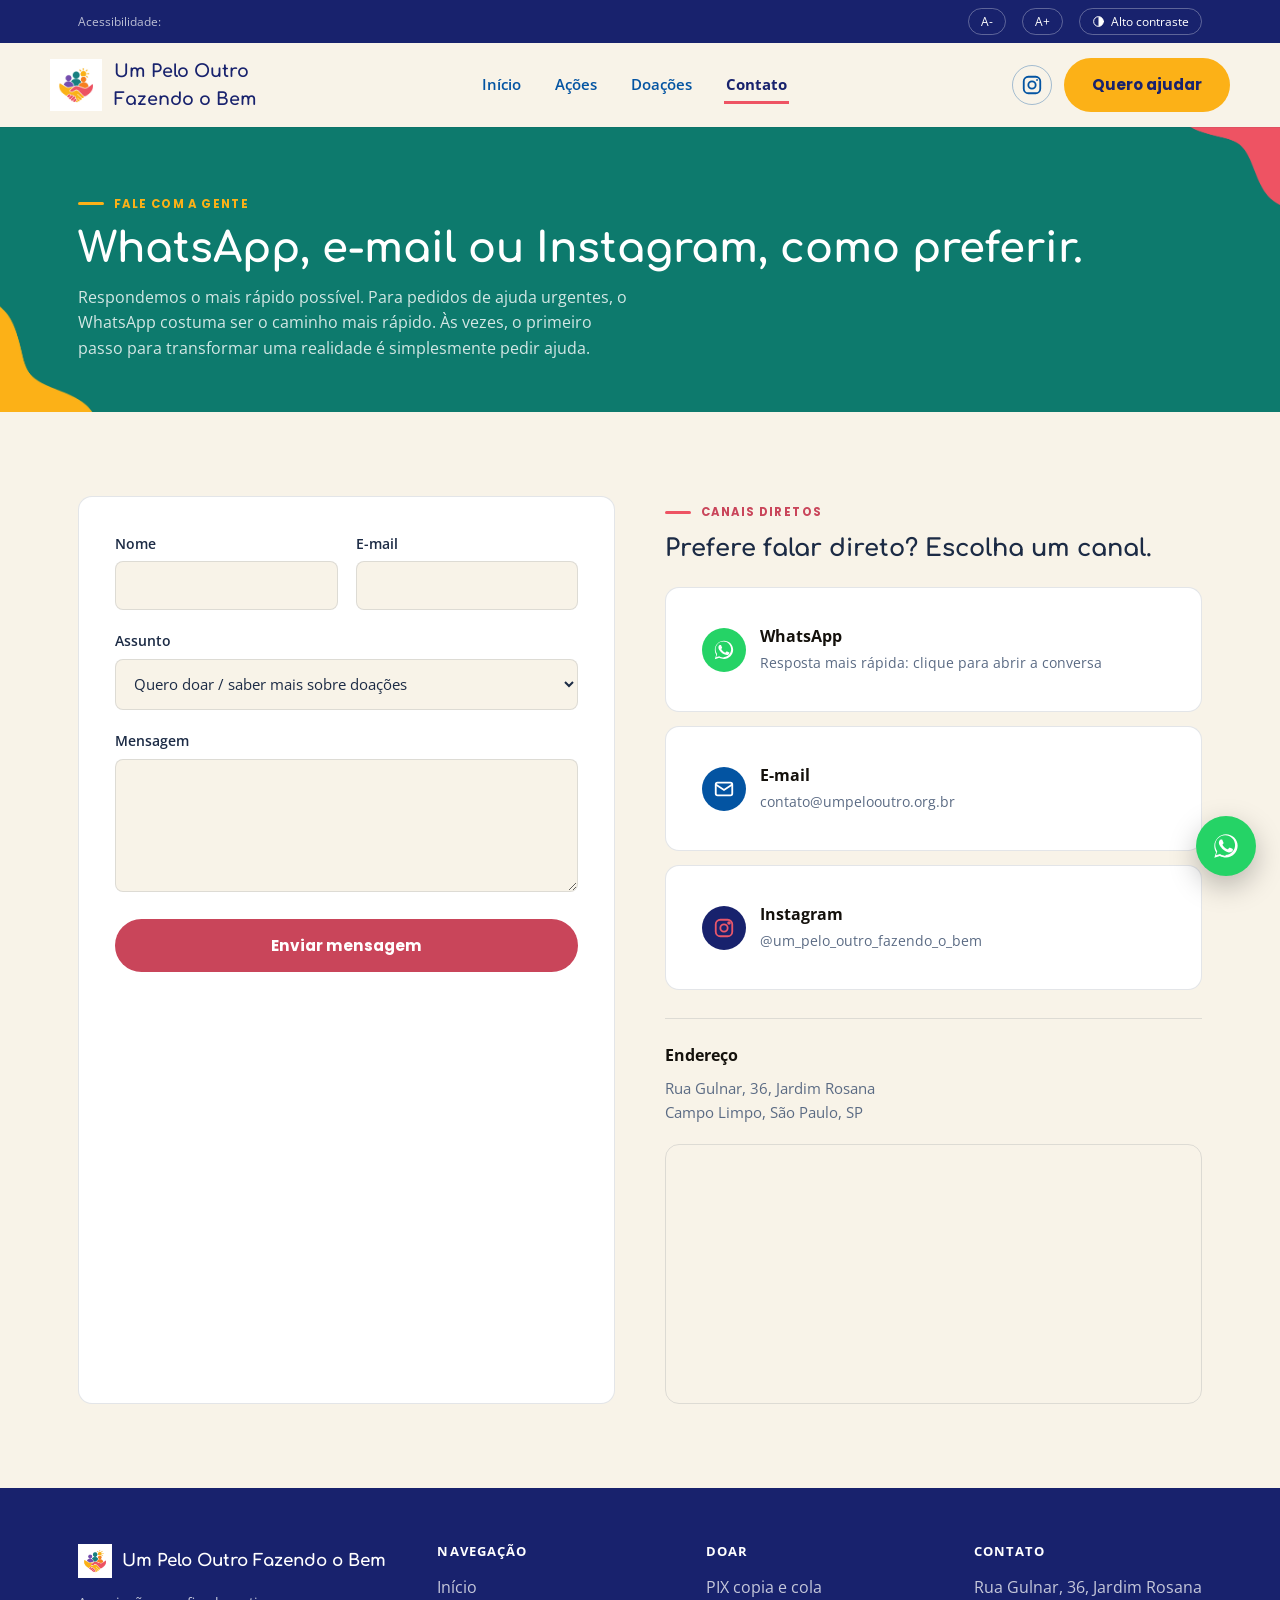
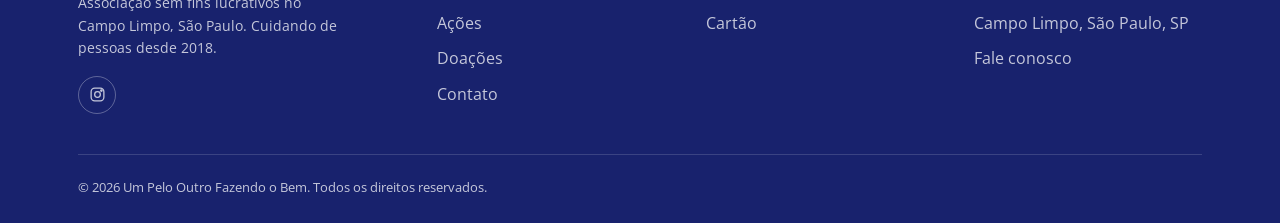
<file: contato.html>
<!DOCTYPE html>
<html lang="pt-BR">
<head>
<meta charset="UTF-8">
<meta name="viewport" content="width=device-width, initial-scale=1.0">
<title>Contato · Um Pelo Outro Fazendo o Bem</title>
<link rel="icon" href="assets/img/logo.png">
<link rel="preconnect" href="https://fonts.googleapis.com">
<link href="https://fonts.googleapis.com/css2?family=Chewy&family=Comfortaa:wght@400;500;600;700&family=Poppins:wght@400;500;600;700;800&family=Open+Sans:wght@400;500;600;700&display=swap" rel="stylesheet">
<link rel="stylesheet" href="assets/css/style.css">
</head>
<body>

<a href="#conteudo" class="skip-link">Pular para o conteúdo</a>

<div id="loader" aria-hidden="true">
  <div class="loader-mark"><div class="loader-ring"><span class="loader-dot"></span></div><img src="assets/img/logo.png" alt=""></div>
  <p class="loader-text">Um Pelo Outro <strong>Fazendo o Bem</strong></p>
</div>

<div class="a11y-bar">
  <div class="container">
    <span style="margin-right:auto; opacity:.7;">Acessibilidade:</span>
    <button id="a11y-font-dec" aria-label="Diminuir tamanho da fonte">A-</button>
    <button id="a11y-font-inc" aria-label="Aumentar tamanho da fonte">A+</button>
    <button id="a11y-contrast" aria-label="Alternar alto contraste"><svg class="icon" viewBox="0 0 24 24" aria-hidden="true"><circle cx="12" cy="12" r="9"/><path d="M12 3a9 9 0 0 1 0 18Z" fill="currentColor" stroke="none"/></svg> Alto contraste</button>
  </div>
</div>

<header class="site-header">
  <nav class="nav container" aria-label="Navegação principal">
    <a href="index.html" class="brand">
      <img src="assets/img/logo.png" alt="Logotipo Um Pelo Outro Fazendo o Bem">
      Um Pelo Outro<br>Fazendo o Bem
    </a>
    <ul class="nav-links">
      <li><a href="index.html">Início</a></li>
      <li><a href="acoes.html">Ações</a></li>
      <li><a href="doacoes.html">Doações</a></li>
      <li><a href="contato.html" class="active" aria-current="page">Contato</a></li>
    </ul>
    <div class="nav-actions">
      <a href="https://www.instagram.com/um_pelo_outro_fazendo_o_bem/" target="_blank" rel="noopener" class="btn-icon-instagram" aria-label="Instagram da Associação (nova aba)">
        <svg viewBox="0 0 24 24" fill="none" stroke="currentColor" stroke-width="2" width="22" height="22" aria-hidden="true"><rect x="3" y="3" width="18" height="18" rx="5"/><circle cx="12" cy="12" r="4"/><circle cx="17.5" cy="6.5" r="1" fill="currentColor" stroke="none"/></svg>
      </a>
      <a href="doacoes.html" class="btn btn-primary">Quero ajudar</a>
      <button class="nav-toggle" aria-label="Abrir menu" aria-expanded="false">
        <svg class="icon icon-menu-open" viewBox="0 0 24 24" aria-hidden="true"><path d="M4 7h16M4 12h16M4 17h16"/></svg>
        <svg class="icon icon-menu-close" viewBox="0 0 24 24" aria-hidden="true" style="display:none;"><path d="M5 5l14 14M19 5 5 19"/></svg>
      </button>
    </div>
  </nav>
</header>

<main id="conteudo">

<section class="page-hero">
  <img class="blob blob-tr blob-fit" src="assets/img/blob-rosa-canto.png" alt="" aria-hidden="true">
  <img class="blob blob-bl blob-flip" src="assets/img/blob-amarelo.png" alt="" aria-hidden="true">
  <div class="container">
    <span class="eyebrow" style="color:var(--gold);">Fale com a gente</span>
    <h1>WhatsApp, e-mail ou Instagram, como preferir.</h1>
    <p>Respondemos o mais rápido possível. Para pedidos de ajuda urgentes, o WhatsApp costuma ser o caminho mais rápido. Às vezes, o primeiro passo para transformar uma realidade é simplesmente pedir ajuda.</p>
  </div>
</section>

<section>
  <div class="container" style="display:grid; grid-template-columns:1fr 1fr; gap:50px;">

    <div class="form-card reveal">
      <div class="form-success">Mensagem enviada! Em produção, isso chegaria direto no e-mail ou WhatsApp da Associação.</div>
      <form data-validate novalidate>
        <div class="field-row">
          <div class="field">
            <label for="cont-nome">Nome</label>
            <input type="text" id="cont-nome" name="nome" required>
            <span class="field-error">Digite seu nome.</span>
          </div>
          <div class="field">
            <label for="cont-email">E-mail</label>
            <input type="email" id="cont-email" name="email" required>
            <span class="field-error">Digite um e-mail válido.</span>
          </div>
        </div>

        <div class="field">
          <label for="cont-assunto">Assunto</label>
          <select id="cont-assunto" name="assunto">
            <option>Quero doar / saber mais sobre doações</option>
            <option>Preciso de ajuda</option>
            <option>Parceria institucional</option>
            <option>Imprensa</option>
            <option>Outro assunto</option>
          </select>
        </div>

        <div class="field">
          <label for="cont-mensagem">Mensagem</label>
          <textarea id="cont-mensagem" name="mensagem" rows="5" required></textarea>
          <span class="field-error">Escreva sua mensagem.</span>
        </div>

        <button type="submit" class="btn btn-primary btn-block">Enviar mensagem</button>
      </form>
    </div>

    <div class="reveal">
      <span class="eyebrow">Canais diretos</span>
      <h2 style="margin-top:14px; font-size:1.5rem;">Prefere falar direto? Escolha um canal.</h2>

      <div class="channel-links" style="display:flex; flex-direction:column; gap:14px; margin-top:24px;">
        <a href="https://wa.me/5511953512083?text=Ol%C3%A1!%20Vim%20pelo%20site%20e%20gostaria%20de%20falar%20com%20voc%C3%AAs." target="_blank" rel="noopener" class="form-card reveal" style="display:flex; align-items:center; gap:14px; text-decoration:none;">
          <div style="width:44px; height:44px; border-radius:50%; background:#25D366; display:flex; align-items:center; justify-content:center; flex-shrink:0;">
            <svg viewBox="0 0 24 24" fill="#fff" width="22" height="22" aria-hidden="true"><path d="M17.5 14.4c-.3-.1-1.7-.8-2-.9-.3-.1-.5-.1-.7.1-.2.3-.8.9-1 1.1-.2.2-.3.2-.6.1-.3-.1-1.3-.5-2.4-1.5-.9-.8-1.5-1.8-1.7-2.1-.2-.3 0-.5.1-.6.1-.1.3-.3.4-.5.1-.1.2-.3.3-.4.1-.2 0-.3 0-.5 0-.1-.7-1.6-.9-2.2-.2-.5-.5-.5-.7-.5h-.6c-.2 0-.5.1-.8.4-.3.3-1 1-1 2.4s1 2.8 1.2 3c.1.2 2.1 3.2 5 4.4.7.3 1.3.5 1.7.6.7.2 1.4.2 1.9.1.6-.1 1.7-.7 2-1.4.2-.6.2-1.2.2-1.3-.1-.1-.3-.2-.5-.3z"/><path d="M12 2C6.5 2 2 6.5 2 12c0 1.9.5 3.7 1.5 5.3L2 22l4.8-1.5c1.5.8 3.3 1.3 5.2 1.3 5.5 0 10-4.5 10-10S17.5 2 12 2zm0 18.3c-1.7 0-3.4-.5-4.8-1.3l-.3-.2-3.5 1.1 1.1-3.4-.2-.3c-1-1.5-1.5-3.2-1.5-5 0-4.7 3.8-8.5 8.5-8.5s8.5 3.8 8.5 8.5-3.8 8.6-8.5 8.6z"/></svg>
          </div>
          <div>
            <strong style="display:block; color:var(--black);">WhatsApp</strong>
            <span style="font-size:0.86rem; color:var(--ink-soft);">Resposta mais rápida: clique para abrir a conversa</span>
          </div>
        </a>

        <a href="mailto:contato@umpelooutro.org.br" class="form-card reveal" style="display:flex; align-items:center; gap:14px; text-decoration:none;">
          <div style="width:44px; height:44px; border-radius:50%; background:var(--baltic); display:flex; align-items:center; justify-content:center; flex-shrink:0;">
            <svg viewBox="0 0 24 24" fill="none" stroke="#fff" stroke-width="2" width="22" height="22" aria-hidden="true"><rect x="3" y="5" width="18" height="14" rx="2"/><path d="m3 7 9 6 9-6"/></svg>
          </div>
          <div>
            <strong style="display:block; color:var(--black);">E-mail</strong>
            <span style="font-size:0.86rem; color:var(--ink-soft);">contato@umpelooutro.org.br</span>
          </div>
        </a>

        <a href="https://www.instagram.com/um_pelo_outro_fazendo_o_bem/" target="_blank" rel="noopener" class="form-card reveal" style="display:flex; align-items:center; gap:14px; text-decoration:none;">
          <div style="width:44px; height:44px; border-radius:50%; background:var(--baltic-dark); display:flex; align-items:center; justify-content:center; flex-shrink:0;">
            <svg viewBox="0 0 24 24" fill="none" stroke="#E9576B" stroke-width="2" width="22" height="22" aria-hidden="true"><rect x="3" y="3" width="18" height="18" rx="5"/><circle cx="12" cy="12" r="4"/><circle cx="17.5" cy="6.5" r="1"/></svg>
          </div>
          <div>
            <strong style="display:block; color:var(--black);">Instagram</strong>
            <span style="font-size:0.86rem; color:var(--ink-soft);">@um_pelo_outro_fazendo_o_bem</span>
          </div>
        </a>
      </div>

      <div style="margin-top:28px; padding-top:24px; border-top:1px solid var(--border);">
        <strong style="display:block; color:var(--black); margin-bottom:8px;">Endereço</strong>
        <p style="color:var(--ink-soft); font-size:0.92rem;">Rua Gulnar, 36, Jardim Rosana<br>Campo Limpo, São Paulo, SP</p>
      </div>

      <div style="margin-top:20px; border-radius:var(--radius); overflow:hidden; border:1px solid var(--border); height:260px;">
        <iframe src="https://www.google.com/maps?q=R.+Gulnar,+36+-+Jardim+Vale+das+Virtudes,+S%C3%A3o+Paulo+-+SP,+05795-010&output=embed" width="100%" height="100%" style="border:0;" allowfullscreen loading="lazy" referrerpolicy="no-referrer-when-downgrade" title="Mapa com a localização da Associação Um Pelo Outro Fazendo o Bem"></iframe>
      </div>
    </div>

  </div>
</section>

</main>

<footer class="site-footer">
  <div class="container">
    <div class="footer-grid">
      <div>
        <div class="footer-brand"><img src="assets/img/logo.png" alt="">Um Pelo Outro Fazendo o Bem</div>
        <p style="max-width:34ch; font-size:0.88rem;">Associação sem fins lucrativos no Campo Limpo, São Paulo. Cuidando de pessoas desde 2018.</p>
        <div class="footer-social"><a href="https://www.instagram.com/um_pelo_outro_fazendo_o_bem/" target="_blank" rel="noopener" aria-label="Instagram"><svg class="icon" viewBox="0 0 24 24"><rect x="3" y="3" width="18" height="18" rx="5"/><circle cx="12" cy="12" r="4"/><circle cx="17.5" cy="6.5" r="1"/></svg></a></div>
      </div>
      <div><h4>Navegação</h4><ul><li><a href="index.html">Início</a></li><li><a href="acoes.html">Ações</a></li><li><a href="doacoes.html">Doações</a></li><li><a href="contato.html">Contato</a></li></ul></div>
      <div><h4>Doar</h4><ul><li><a href="doacoes.html">PIX copia e cola</a></li><li><a href="doacoes.html">Cartão</a></li></ul></div>
      <div><h4>Contato</h4><ul><li>Rua Gulnar, 36, Jardim Rosana</li><li>Campo Limpo, São Paulo, SP</li><li><a href="contato.html">Fale conosco</a></li></ul></div>
    </div>
    <div class="footer-bottom">
      <span>© 2026 Um Pelo Outro Fazendo o Bem. Todos os direitos reservados.</span>
    </div>
  </div>
</footer>

<a class="whatsapp-float" href="https://wa.me/5511953512083?text=Ol%C3%A1!%20Vim%20pelo%20site%20e%20gostaria%20de%20falar%20com%20voc%C3%AAs." target="_blank" rel="noopener" aria-label="Falar no WhatsApp (abre nova aba)">
  <svg viewBox="0 0 24 24" fill="currentColor" aria-hidden="true"><path d="M17.5 14.4c-.3-.1-1.7-.8-2-.9-.3-.1-.5-.1-.7.1-.2.3-.8.9-1 1.1-.2.2-.3.2-.6.1-.3-.1-1.3-.5-2.4-1.5-.9-.8-1.5-1.8-1.7-2.1-.2-.3 0-.5.1-.6.1-.1.3-.3.4-.5.1-.1.2-.3.3-.4.1-.2 0-.3 0-.5 0-.1-.7-1.6-.9-2.2-.2-.5-.5-.5-.7-.5h-.6c-.2 0-.5.1-.8.4-.3.3-1 1-1 2.4s1 2.8 1.2 3c.1.2 2.1 3.2 5 4.4.7.3 1.3.5 1.7.6.7.2 1.4.2 1.9.1.6-.1 1.7-.7 2-1.4.2-.6.2-1.2.2-1.3-.1-.1-.3-.2-.5-.3z"/><path d="M12 2C6.5 2 2 6.5 2 12c0 1.9.5 3.7 1.5 5.3L2 22l4.8-1.5c1.5.8 3.3 1.3 5.2 1.3 5.5 0 10-4.5 10-10S17.5 2 12 2zm0 18.3c-1.7 0-3.4-.5-4.8-1.3l-.3-.2-3.5 1.1 1.1-3.4-.2-.3c-1-1.5-1.5-3.2-1.5-5 0-4.7 3.8-8.5 8.5-8.5s8.5 3.8 8.5 8.5-3.8 8.6-8.5 8.6z"/></svg>
</a>

<script src="assets/js/main.js"></script>
</body>
</html>
</file>
<file: assets/css/style.css>
/* =========================================================
   UM PELO OUTRO FAZENDO O BEM — sistema de design v3
   Baseado no mockup "Início" (Canva): header creme, cartão
   azul royal com cantos bem arredondados no carrossel,
   botão de destaque dourado, CTA coral, formas orgânicas
   decorativas (blobs) nos cantos das seções.
   ========================================================= */

:root {
  /* --- paleta principal (extraída do mockup) --- */
  --cream: #f8f3e8;
  --cream-deep: #f1e9d8;
  --coral: #ee5363;
  --coral-action: #c9455a;   /* fundo de botão com texto branco — AA */
  --coral-dark: #a83549;
  --coral-light: #ff7a88;
  --navy: #0354a2;           /* azul royal vibrante do cartão/menu */
  --navy-deep: #18226d;      /* azul-tinta mais escuro — rodapé, setas do carrossel */
  --gold: #fcb117;
  --gold-dark: #d99600;
  --teal: #1a9e8f;
  --teal-deep: #0d7a6d;
  --purple: #7d3fa3;
  --orange: #f07a2e;

  /* --- neutros --- */
  --white: #ffffff;
  --black: #14110c;
  --ink: #1c2b45;
  --ink-soft: #5b6b84;
  --surface: var(--cream);
  --surface-alt: #ffffff;
  --border: rgba(28,43,69,0.12);
  --danger: #b3261e;
  --success-bg: #e7f2ea;
  --success-border: #2f8f52;

  /* --- aliases para compatibilidade com estilos inline existentes --- */
  --baltic: var(--navy);
  --baltic-light: var(--coral-light);
  --baltic-dark: var(--navy-deep);
  --porcelain: var(--surface);

  /* --- tipografia --- */
  --font-chewy: "Chewy", "Baloo 2", cursive;
  --font-display: "Comfortaa", "Nunito", "Segoe UI", sans-serif;
  --font-accent: "Poppins", "Segoe UI", sans-serif;
  --font-body: "Open Sans", "Segoe UI", sans-serif;

  /* --- layout --- */
  --max-width: 1180px;
  --radius: 14px;
  --radius-sm: 8px;
  --radius-lg: 40px;
  --font-scale: 1;
}

/* ---------- reset ---------- */
* { box-sizing: border-box; margin: 0; padding: 0; }
html { scroll-behavior: smooth; font-size: calc(100% * var(--font-scale)); overflow-x: hidden; }
body { font-family: var(--font-body); color: var(--ink); background: var(--cream); line-height: 1.6; -webkit-font-smoothing: antialiased; overflow-x: hidden; max-width: 100vw; }
img { max-width: 100%; display: block; }
a { color: inherit; text-decoration: none; }
ul { list-style: none; }
button { font-family: inherit; cursor: pointer; }
h1, h2 { font-family: var(--font-display); font-weight: 800; line-height: 1.15; color: var(--ink); }
h3, h4 { font-family: var(--font-display); font-weight: 700; line-height: 1.15; color: var(--ink); }
.container { max-width: var(--max-width); margin: 0 auto; padding: 0 28px; position: relative; z-index: 1; }

/* --- eyebrow --- */
.eyebrow {
  font-family: var(--font-accent);
  font-size: 0.72rem;
  font-weight: 700;
  letter-spacing: 0.12em;
  text-transform: uppercase;
  color: var(--coral-action);
  display: inline-flex;
  align-items: center;
  gap: 10px;
}
.eyebrow::before { content: ""; width: 26px; height: 3px; border-radius: 2px; background: var(--coral); display: inline-block; }
.eyebrow-plain::before { display: none; }
.eyebrow-plain { gap: 0; }
.hero .eyebrow,
.spotlight-body .eyebrow,
.quote-band .eyebrow,
.section-dark .eyebrow,
.page-hero .eyebrow { color: var(--gold); }
.hero .eyebrow::before,
.quote-band .eyebrow::before,
.section-dark .eyebrow::before,
.page-hero .eyebrow::before { background: var(--gold); }

/* --- acessibilidade --- */
.skip-link { position: absolute; left: -999px; top: 0; background: var(--navy-deep); color: var(--white); padding: 12px 20px; z-index: 999; border-radius: 0 0 8px 0; font-weight: 600; }
.skip-link:focus { left: 0; }
a:focus-visible, button:focus-visible, input:focus-visible,
textarea:focus-visible, select:focus-visible, summary:focus-visible, [tabindex]:focus-visible {
  outline: 3px solid var(--gold); outline-offset: 2px;
}

/* --- ícones --- */
.icon { width: 20px; height: 20px; flex-shrink: 0; fill: none; stroke: currentColor; stroke-width: 1.8; stroke-linecap: round; stroke-linejoin: round; }
.node-icon .icon { width: 22px; height: 22px; }
.a11y-bar button .icon { width: 13px; height: 13px; }
.nav-toggle .icon { width: 22px; height: 22px; }
.pix-copy-btn .icon { width: 15px; height: 15px; }
.footer-social .icon { width: 17px; height: 17px; }
.spotlight-arrow .icon { width: 20px; height: 20px; }
.donation-list .icon { width: 17px; height: 17px; color: var(--gold); }
.donation-list li { display: flex; align-items: center; gap: 10px; }

/* --- botões --- */
.btn {
  display: inline-flex; align-items: center; justify-content: center; gap: 8px;
  padding: 13px 26px; border-radius: 999px; font-weight: 700; font-size: 0.95rem;
  font-family: var(--font-accent);
  border: 2px solid transparent;
  transition: transform 0.15s ease, box-shadow 0.15s ease, background 0.15s ease;
}
.btn:active { transform: translateY(1px); }

/* botão primário global — coral */
.btn-primary { background: var(--coral-action); color: var(--white); }
.btn-primary:hover { background: var(--coral-dark); box-shadow: 0 8px 20px rgba(201,69,90,0.35); }

/* botão primário dentro do header — dourado com texto escuro, como no mockup */
.site-header .btn-primary,
.nav .btn-primary {
  background: var(--gold);
  color: var(--navy-deep);
  box-shadow: none;
}
.site-header .btn-primary:hover,
.nav .btn-primary:hover {
  background: var(--gold-dark);
  box-shadow: 0 4px 16px rgba(252,177,23,0.45);
}

.btn-dark { background: var(--navy-deep); color: var(--white); }
.btn-dark:hover { background: var(--navy); }

.btn-outline { background: transparent; border-color: var(--coral-action); color: var(--coral-action); }
.btn-outline:hover { background: var(--coral-action); color: var(--white); }

.btn-outline-light { background: transparent; border-color: rgba(255,255,255,0.6); color: var(--white); }
.btn-outline-light:hover { border-color: var(--white); background: rgba(255,255,255,0.15); }

.btn-block { width: 100%; }

/* botão branco (usado no cartão do carrossel, estilo "Saiba mais") */
.btn-white { background: var(--white); color: var(--navy); }
.btn-white:hover { background: var(--cream); box-shadow: 0 8px 18px rgba(0,0,0,0.18); }

.btn-gold { background: var(--gold); color: var(--navy-deep); }
.btn-gold:hover { background: var(--gold-dark); box-shadow: 0 8px 20px rgba(252,177,23,0.4); }

/* botão ícone do Instagram no header */
.btn-icon-instagram {
  display: flex; align-items: center; justify-content: center;
  width: 40px; height: 40px; border-radius: 50%;
  border: 1.5px solid rgba(3,84,162,0.35);
  color: var(--navy);
  transition: background 0.15s, border-color 0.15s, color 0.15s;
  flex-shrink: 0;
}
.btn-icon-instagram:hover { background: rgba(3,84,162,0.08); border-color: var(--navy); }
.hero .btn-icon-instagram,
.section-dark .btn-icon-instagram { border-color: rgba(255,255,255,0.6); color: var(--white); }

/* --- loader --- */
#loader {
  position: fixed; inset: 0; z-index: 9999;
  background: var(--navy-deep);
  display: flex; flex-direction: column; align-items: center; justify-content: center; gap: 22px;
  transition: opacity 0.5s ease, visibility 0.5s ease;
}
#loader.hidden { opacity: 0; visibility: hidden; pointer-events: none; }
.loader-mark { width: 92px; height: 92px; border-radius: 50%; display: flex; align-items: center; justify-content: center; background: var(--white); position: relative; }
.loader-mark img { width: 56px; height: 56px; object-fit: contain; }
.loader-ring { position: absolute; inset: -10px; border-radius: 50%; animation: spin 1.1s linear infinite; }
.loader-dot { position: absolute; top: -2px; left: 50%; width: 11px; height: 11px; margin-left: -5.5px; border-radius: 50%; background: var(--gold); box-shadow: 0 0 8px rgba(252,177,23,0.75); }
@keyframes spin { to { transform: rotate(360deg); } }
.loader-text { font-family: var(--font-body); font-size: 0.78rem; letter-spacing: 0.1em; text-transform: uppercase; color: rgba(255,255,255,0.75); }
.loader-text strong { color: var(--gold); }
@media (prefers-reduced-motion: reduce) { .loader-ring { animation: none; } }

/* --- barra de acessibilidade --- */
.a11y-bar { background: var(--navy-deep); color: var(--white); font-size: 0.78rem; }
.a11y-bar .container { display: flex; width: 100%; align-items: center; justify-content: flex-end; flex-wrap: wrap; row-gap: 6px; column-gap: 16px; padding-top: 8px; padding-bottom: 8px; }
.a11y-bar button { background: transparent; border: 1px solid rgba(255,255,255,0.3); color: var(--white); border-radius: 999px; padding: 4px 12px; font-size: 0.76rem; display: inline-flex; align-items: center; gap: 6px; }
.a11y-bar button:hover { border-color: var(--gold); color: var(--gold); }
@media (max-width: 480px) {
  .a11y-bar .container { justify-content: center; column-gap: 10px; }
  .a11y-bar .container > span { margin-right: 0 !important; width: 100%; text-align: center; }
}

/* --- HEADER (creme, como no mockup) --- */
.site-header {
  position: sticky; top: 0; z-index: 60;
  background: var(--cream);
  box-shadow: 0 1px 0 rgba(28,43,69,0.07);
}
.nav { display: flex; width: 100%; align-items: center; justify-content: space-between; padding: 14px 0; }
.brand { display: flex; align-items: center; gap: 12px; color: var(--navy-deep); font-family: var(--font-display); font-size: 1.1rem; font-weight: 700; }
.brand img { width: 52px; height: 52px; object-fit: contain; }

.nav-links { display: flex; gap: 30px; align-items: center; }
.nav-links a { color: var(--navy); font-size: 0.96rem; font-weight: 600; padding: 6px 2px; border-bottom: 3px solid transparent; transition: color 0.15s, border-color 0.15s; }
.nav-links a:hover { color: var(--navy-deep); border-bottom-color: rgba(238,83,99,0.4); }
.nav-links a.active { color: var(--navy-deep); border-bottom-color: var(--coral); font-weight: 700; }

.nav-actions { display: flex; align-items: center; gap: 12px; }
.nav-toggle { display: none; background: none; border: none; color: var(--navy); font-size: 1.6rem; }

@media (max-width: 900px) {
  .nav-links {
    position: absolute; top: 100%; left: 0; right: 0;
    background: var(--cream);
    border-top: 1px solid var(--border);
    flex-direction: column; align-items: flex-start;
    padding: 20px 28px; gap: 16px; display: none;
  }
  .nav-links.open { display: flex; }
  .nav-toggle { display: block; }
  .nav-actions .btn-outline { display: none; }
}
@media (max-width: 420px) {
  .nav { flex-wrap: wrap; row-gap: 10px; }
  .brand { font-size: 0.92rem; gap: 8px; }
  .brand img { width: 40px; height: 40px; }
  .nav-actions { gap: 8px; }
  .nav-actions .btn-icon-instagram { display: none; }
}

/* --- formas orgânicas decorativas (elementos de canto) --- */
.blob { position: absolute; z-index: 0; pointer-events: none; user-select: none; }
.blob-flip { transform: scaleX(-1); }
.spotlight .blob-br { bottom: -20px; right: -45px; width: 150px; transform: rotate(-18deg); }
.spotlight .blob-bl { bottom: -26px; left: -34px; width: 150px; }
#quem-somos .blob-bl { bottom: -18px; left: -28px; width: 150px; }
#quem-somos .blob-br { bottom: -18px; right: -26px; width: 140px; }
.page-hero .blob-tr { top: -26px; right: -18px; width: 130px; transform: scaleX(-1) scaleY(-1); }
.page-hero .blob-tr.blob-fit { transform: none; }
.page-hero .blob-bl { bottom: -26px; left: -18px; width: 120px; }
/* blobs do bloco de impacto (hero) e do mapa de navegação */
.hero { overflow: hidden; }
.hero .blob-hero-tl { top: -40px; left: -70px; width: 170px; transform: rotate(180deg); }
.hero .blob-hero-br { bottom: -30px; right: -70px; width: 200px; transform: scaleX(-1); }
.node-section { position: relative; overflow: hidden; }
.node-section .blob-node-tr { top: -15px; right: -35px; width: 150px; transform: scaleY(-1) rotate(8deg); }
.node-section .blob-node-bl { bottom: -50px; left: -60px; width: 170px; transform: scaleX(-1) rotate(-14deg); }

/* --- SPOTLIGHT (carrossel) — cartão azul royal bem arredondado sobre fundo creme --- */
.spotlight {
  background: var(--cream);
  padding: 44px 0 36px;
  position: relative;
  overflow: hidden;
}
.spotlight-track { position: relative; z-index: 1; }
.spotlight-slide {
  display: none; grid-template-columns: 1.05fr 0.95fr; gap: 0; align-items: stretch;
  background: var(--navy);
  border-radius: 48px 48px 90px 48px;
  overflow: hidden;
  box-shadow: 0 24px 50px rgba(3,84,162,0.25);
}
.spotlight-slide.is-active { display: grid; }

.spotlight-body { padding: 48px 46px; color: var(--white); position: relative; display: flex; flex-direction: column; justify-content: center; }
.spotlight-body .eyebrow {
  display: inline-flex; align-items: center; gap: 8px;
  background: var(--white);
  color: var(--navy-deep);
  padding: 7px 18px; border-radius: 999px;
  font-size: 0.72rem; letter-spacing: 0.08em; text-transform: none;
  font-weight: 700;
  margin-bottom: 18px;
  width: fit-content;
}
.spotlight-body .eyebrow::before { display: none; }

.spotlight-top-row { display: flex; align-items: center; gap: 16px; }
.spotlight-top-row .eyebrow { margin-bottom: 0; }
.spotlight-doodle {
  width: 46px;
  height: 46px;
  object-fit: contain;
  flex-shrink: 0;
  margin: 0;
  padding: 7px;
  background: rgba(255,255,255,0.12);
  border-radius: 50%;
}

.spotlight-body h2 { font-family: var(--font-chewy); font-weight: 400; color: var(--white); font-size: clamp(1.9rem, 3.6vw, 2.7rem); margin: 0 0 14px; }
.spotlight-body p { color: rgba(255,255,255,0.88); max-width: 46ch; margin-bottom: 26px; font-size: 1rem; }
.spotlight-body .accent { color: var(--coral-light); }
.spotlight-body .btn-white,
.spotlight-body .btn-primary { background: var(--white); color: var(--navy); padding: 13px 22px 13px 26px; }
.spotlight-body .btn-white:hover,
.spotlight-body .btn-primary:hover { background: var(--cream); color: var(--navy-deep); box-shadow: 0 8px 18px rgba(0,0,0,0.18); }

.spotlight-media {
  position: relative;
  min-height: 280px;
  background: rgba(255,255,255,0.08);
  display: flex; flex-direction: column; align-items: center; justify-content: center; gap: 10px; color: var(--white);
  overflow: hidden;
}
.spotlight-media img { width: 100%; height: 100%; object-fit: cover; object-position: center 22%; position: absolute; inset: 0; }

.spotlight-controls { display: flex; align-items: center; justify-content: center; gap: 18px; margin-top: 30px; position: relative; z-index: 1; }
.spotlight-arrow { width: 42px; height: 42px; border-radius: 50%; border: none; background: var(--navy-deep); color: var(--white); display: flex; align-items: center; justify-content: center; flex-shrink: 0; transition: background 0.15s, transform 0.15s; }
.spotlight-arrow:hover { background: var(--navy); transform: translateY(-1px); }
.spotlight-dots { display: flex; gap: 8px; }
.spotlight-dot { width: 10px; height: 10px; border-radius: 50%; background: #d8d3c7; border: none; padding: 0; transition: width 0.2s ease, background 0.2s ease; }
.spotlight-dot.is-active { background: var(--navy); width: 26px; border-radius: 999px; }

@media (max-width: 860px) {
  .spotlight-slide { grid-template-columns: 1fr; border-radius: 28px; }
  .spotlight-body { padding: 36px 28px; }
  .spotlight-media { min-height: 200px; order: -1; }
  .spotlight { padding: 32px 0 26px; }
}

/* --- HERO / IMPACTO — fundo creme claro, como a 2ª seção do mockup --- */
.hero {
  background: var(--cream);
  color: var(--ink);
  padding: 90px 0 96px;
  position: relative;
}
.hero-grid { display: grid; grid-template-columns: 1.05fr 0.8fr; gap: 50px; align-items: center; position: relative; }
.hero h1 { color: var(--ink); font-size: clamp(2.2rem, 4.4vw, 3.3rem); margin: 16px 0 20px; }
.hero h1 em { font-style: normal; color: var(--coral-action); }
.hero p.lead { font-family: var(--font-accent); color: var(--ink-soft); font-size: 1.06rem; max-width: 48ch; margin-bottom: 30px; }
.hero .lead .highlight { color: var(--coral-action); font-weight: 700; }
.hero .eyebrow { color: var(--coral-action); }
.hero .eyebrow::before { background: var(--coral); }
.hero-cta { display: flex; gap: 14px; flex-wrap: wrap; }
.hero-cta .btn-outline-light { background: transparent; border-color: var(--navy); color: var(--navy); }
.hero-cta .btn-outline-light:hover { border-color: var(--navy-deep); background: rgba(3,84,162,0.08); color: var(--navy-deep); }
.hero-cta-stack { flex-direction: column; align-items: flex-start; }

/* colagem de fotos do lado direito, com selos de estatística sobrepostos */
.hero-photos { display: grid; grid-template-columns: 1.1fr 1fr; gap: 18px; height: 420px; }
.hero-photo { position: relative; border-radius: var(--radius-lg); }
.hero-photo-img { width: 100%; height: 100%; border-radius: inherit; overflow: hidden; box-shadow: 0 20px 40px rgba(28,43,69,0.16); }
.hero-photo-img img { width: 100%; height: 100%; object-fit: cover; display: block; }
.hero-photo-main { height: 100%; border-radius: 28px 28px 28px 70px; }
.hero-photo-stack { display: flex; flex-direction: column; gap: 18px; height: 100%; }
.hero-photo-stack .hero-photo { flex: 1; border-radius: 24px; }
.hero-photo-stack .hero-photo:first-child { border-radius: 24px 70px 24px 24px; }

.hero-photo-badge {
  position: absolute; left: 50%; bottom: 0; transform: translate(-50%, 45%);
  max-width: 88%;
  background: var(--white); border-radius: 999px; padding: 10px 18px;
  box-shadow: 0 10px 24px rgba(28,43,69,0.2);
  text-align: center; white-space: normal; z-index: 2;
}
.hero-photo-badge strong { display: block; font-family: var(--font-display); font-size: 1.3rem; font-weight: 700; color: var(--navy); line-height: 1.1; }
.hero-photo-badge small { display: block; font-family: var(--font-accent); font-size: 0.64rem; color: var(--ink-soft); font-weight: 600; margin-top: 2px; line-height: 1.25; }

@media (max-width: 860px) {
  .hero-grid { grid-template-columns: 1fr; }
  .hero { padding: 60px 0 56px; }
  .hero-photos { height: 320px; margin-top: 40px; }
}
@media (max-width: 560px) {
  .hero-photos { grid-template-columns: 1fr; height: auto; gap: 44px; }
  .hero-photo-main { height: 220px; }
  .hero-photo-stack { flex-direction: row; height: 140px; }
}
@media (max-width: 480px) {
  .hero-photo-badge { padding: 7px 14px; }
  .hero-photo-badge strong { font-size: 1.02rem; }
  .hero-photo-badge small { font-size: 0.56rem; }
}

/* --- SEÇÕES --- */
section { padding: 84px 0; position: relative; }
.section-head { max-width: 640px; margin-bottom: 44px; }
.section-head h2 { font-size: clamp(1.7rem, 3vw, 2.3rem); margin-top: 12px; }
.section-head p { color: var(--ink-soft); margin-top: 14px; font-size: 1.02rem; }
.section-alt { background: var(--surface-alt); }
.section-dark { background: var(--navy-deep); color: var(--white); }
.section-dark h2, .section-dark h3 { color: var(--white); }
.section-dark .section-head p { color: rgba(255,255,255,0.75); }

/* destaque coral inline (ex.: "8 anos") usado em textos de impacto */
.highlight { color: var(--coral-action); }

#quem-somos { overflow: hidden; }

/* --- colagem de fotos da seção "Quem somos" --- */
.quemsomos-grid { display: grid; grid-template-columns: 1fr 1fr; gap: 50px; align-items: flex-start; }
.quemsomos-photos { display: flex; flex-direction: column; align-items: center; gap: 22px; }
.quemsomos-grid-photos { display: grid; grid-template-columns: 1.1fr 1fr; gap: 16px; height: 320px; width: 100%; }
.qs-photo { border-radius: 20px; overflow: hidden; }
.qs-photo img { width: 100%; height: 100%; object-fit: cover; display: block; }
.qs-photo-stack { display: flex; flex-direction: column; gap: 16px; height: 100%; }
.qs-photo-stack .qs-photo { flex: 1; min-height: 0; }
@media (max-width: 860px) {
  .quemsomos-grid { grid-template-columns: 1fr; }
  .quemsomos-grid-photos { height: 280px; margin-top: 8px; }
}
@media (max-width: 560px) {
  .quemsomos-grid-photos { grid-template-columns: 1fr; height: auto; gap: 14px; }
  .qs-photo-main { height: 200px; }
  .qs-photo-stack { flex-direction: row; height: 120px; }
}

/* --- NODE MAP (hub da home) --- */
.node-map { display: grid; grid-template-columns: repeat(4, 1fr); gap: 22px; }
.node-card {
  background: var(--white); border: 2px solid var(--border); border-radius: var(--radius);
  padding: 28px 24px; display: flex; flex-direction: column; gap: 14px;
  transition: transform 0.18s ease, box-shadow 0.18s ease, border-color 0.18s ease;
}
.node-card:hover { transform: translateY(-5px); box-shadow: 0 16px 32px rgba(3,84,162,0.15); border-color: var(--coral-action); }
.node-icon { width: 48px; height: 48px; border-radius: 50%; background: var(--cream); display: flex; align-items: center; justify-content: center; }
.node-icon.icon-coral { background: rgba(238,83,99,0.14); color: var(--coral-action); }
.node-icon.icon-teal { background: rgba(26,158,143,0.14); color: var(--teal-deep); }
.node-icon.icon-gold { background: rgba(252,177,23,0.2); color: #8a5c00; }
.node-icon.icon-purple { background: rgba(125,63,163,0.14); color: var(--purple); }
.node-card h3 { font-size: 1.08rem; }
.node-card p { color: var(--ink-soft); font-size: 0.9rem; flex: 1; }
.node-link { font-size: 0.86rem; font-weight: 700; color: var(--coral-action); display: inline-flex; align-items: center; gap: 6px; }
.node-card:hover .node-link { color: var(--coral-dark); }
@media (max-width: 960px) { .node-map { grid-template-columns: 1fr 1fr; } }
@media (max-width: 560px) { .node-map { grid-template-columns: 1fr; } }

/* --- THREAD DIVIDER --- */
.thread-divider { display: flex; align-items: center; gap: 10px; margin: 8px 0 40px; color: var(--ink-soft); font-family: var(--font-body); font-size: 0.72rem; text-transform: uppercase; letter-spacing: 0.1em; }
.thread-divider::before, .thread-divider::after { content: ""; flex: 1; height: 1px; background: var(--border); }

/* --- STATS --- */
.stats-grid { display: grid; grid-template-columns: repeat(4, 1fr); gap: 22px; }
.stat-card { background: var(--white); border-radius: var(--radius); padding: 24px 18px; text-align: center; border: 2px solid var(--border); }
.stat-number { font-family: var(--font-display); font-size: 2rem; color: var(--coral-action); font-weight: 800; }
.stat-label { margin-top: 6px; font-size: 0.84rem; color: var(--ink-soft); }
@media (max-width: 760px) { .stats-grid { grid-template-columns: repeat(2, 1fr); } }

/* --- CARDS DE PROJETO --- */
.project-grid { display: grid; grid-template-columns: repeat(3, 1fr); gap: 24px; }
.project-card {
  background: var(--white); border-radius: var(--radius); overflow: hidden;
  border: 1px solid var(--border); border-top: 4px solid var(--border);
  display: flex; flex-direction: column;
  transition: transform 0.2s ease, box-shadow 0.2s ease;
}
.project-card:hover { transform: translateY(-5px); box-shadow: 0 16px 32px rgba(28,43,69,0.14); }
.project-card:has(.tag-teal)   { border-top-color: var(--teal); }
.project-card:has(.tag-coral)  { border-top-color: var(--coral); }
.project-card:has(.tag-purple) { border-top-color: var(--purple); }
.project-card:has(.tag-orange) { border-top-color: var(--orange); }
.project-card:has(.tag-gold)   { border-top-color: var(--gold); }
.project-card:has(.tag-teal) .project-media    { background: rgba(26,158,143,0.12); }
.project-card:has(.tag-coral) .project-media   { background: rgba(238,83,99,0.10); }
.project-card:has(.tag-purple) .project-media  { background: rgba(125,63,163,0.10); }
.project-card:has(.tag-orange) .project-media  { background: rgba(240,122,46,0.10); }
.project-card:has(.tag-gold) .project-media    { background: rgba(252,177,23,0.14); }

.project-media { height: 180px; background: var(--cream); position: relative; overflow: hidden; }
.project-media img { width: 100%; height: 100%; object-fit: cover; object-position: center 22%; position: absolute; inset: 0; }

.project-body { padding: 22px; flex: 1; display: flex; flex-direction: column; gap: 4px; }
.project-body h3 { font-size: 1.15rem; margin-top: 6px; }
.project-body p { color: var(--ink-soft); font-size: 0.92rem; margin-top: 8px; flex: 1; }
.project-tag { display: inline-flex; align-self: flex-start; font-family: var(--font-body); font-size: 0.68rem; text-transform: uppercase; letter-spacing: 0.05em; color: var(--navy-deep); background: var(--cream); padding: 4px 10px; border-radius: 999px; margin-top: 10px; }
.project-tag.tag-teal   { color: var(--teal-deep); background: rgba(26,158,143,0.12); }
.project-tag.tag-coral  { color: var(--coral-dark); background: rgba(238,83,99,0.10); }
.project-tag.tag-purple { color: var(--purple); background: rgba(125,63,163,0.10); }
.project-tag.tag-orange { color: #a84800; background: rgba(240,122,46,0.12); }
.project-tag.tag-gold   { color: #7d5900; background: rgba(252,177,23,0.16); }

.project-card[data-gallery] { cursor: pointer; }
.project-gallery-hint { display: inline-flex; align-items: center; gap: 6px; font-size: 0.86rem; font-weight: 700; color: var(--coral-action); margin-top: 12px; }
.project-card[data-gallery]:hover .project-gallery-hint { color: var(--coral-dark); }

/* --- QUOTE BAND --- */
.quote-band { background: var(--navy-deep); color: var(--white); padding: 66px 0; }
.quote-band blockquote { font-family: var(--font-display); font-size: clamp(1.25rem, 2.4vw, 1.7rem); max-width: 780px; line-height: 1.45; }
.quote-band cite { display: block; margin-top: 18px; font-style: normal; font-family: var(--font-body); font-size: 0.8rem; color: var(--gold); }

/* --- FORMULÁRIOS --- */
.form-card { background: var(--white); border-radius: var(--radius); border: 1px solid var(--border); padding: 36px; }
.form-card.section-dark { background: var(--navy-deep); color: var(--white); }
.field { margin-bottom: 20px; }
.field label { display: block; font-size: 0.85rem; font-weight: 600; color: var(--ink); margin-bottom: 7px; }
.field .hint { font-size: 0.78rem; color: var(--ink-soft); margin-top: 6px; }
.field input, .field select, .field textarea { width: 100%; padding: 13px 14px; border-radius: var(--radius-sm); border: 1.5px solid var(--border); background: var(--cream); font-family: inherit; font-size: 0.96rem; color: var(--ink); }
.field input:focus, .field select:focus, .field textarea:focus { outline: 2px solid var(--coral-action); outline-offset: 1px; border-color: var(--coral-action); }
.field-row { display: grid; grid-template-columns: 1fr 1fr; gap: 18px; }
@media (max-width: 600px) { .field-row { grid-template-columns: 1fr; } }
.field-error { color: var(--danger); font-size: 0.8rem; margin-top: 6px; display: none; }
.field.invalid input, .field.invalid select, .field.invalid textarea { border-color: var(--danger); }
.field.invalid .field-error { display: block; }
.form-success { display: none; background: var(--success-bg); border: 1px solid var(--success-border); color: #1d5c34; padding: 16px 18px; border-radius: var(--radius-sm); font-size: 0.9rem; margin-bottom: 20px; }
.form-success.show { display: block; }
.form-actions { display: flex; gap: 12px; }
.form-actions .btn { flex: 1; }
@media (max-width: 480px) { .form-actions { flex-direction: column-reverse; } }

/* --- FAQ --- */
.faq-list { display: flex; flex-direction: column; gap: 14px; max-width: 760px; }
.faq-item { background: var(--white); border: 1.5px solid var(--border); border-radius: var(--radius-sm); padding: 18px 22px; }
.faq-item summary { cursor: pointer; font-weight: 600; color: var(--ink); list-style: none; display: flex; align-items: center; justify-content: space-between; gap: 12px; }
.faq-item summary::-webkit-details-marker { display: none; }
.faq-item summary::after { content: "+"; font-size: 1.3rem; line-height: 1; color: var(--coral-action); flex-shrink: 0; transition: transform 0.2s ease; }
.faq-item[open] summary::after { transform: rotate(45deg); }
.faq-item p { color: var(--ink-soft); margin-top: 12px; font-size: 0.92rem; line-height: 1.6; }

/* --- DOAÇÕES --- */
.amount-grid { display: grid; grid-template-columns: repeat(4, 1fr); gap: 12px; margin-bottom: 20px; }
@media (max-width: 560px) { .amount-grid { grid-template-columns: repeat(2, 1fr); } }
.amount-btn { padding: 16px 10px; border-radius: var(--radius-sm); border: 2px solid var(--border); background: var(--cream); font-family: var(--font-body); font-weight: 700; color: var(--ink); text-align: center; transition: all 0.15s ease; }
.amount-btn:hover { border-color: var(--coral-action); }
.amount-btn.selected { border-color: var(--coral-action); background: rgba(201,69,90,0.08); box-shadow: inset 0 0 0 1px var(--coral-action); }

.pay-tabs { display: flex; gap: 10px; margin-bottom: 24px; border-bottom: 2px solid var(--border); }
.pay-tab { background: none; border: none; padding: 12px 6px; font-weight: 600; color: var(--ink-soft); border-bottom: 3px solid transparent; font-size: 0.92rem; margin-bottom: -2px; }
.pay-tab.active { color: var(--coral-action); border-bottom-color: var(--coral-action); }
.pay-panel { display: none; }
.pay-panel.active { display: block; }

.pix-qr { display: flex; flex-direction: column; align-items: center; gap: 10px; background: var(--cream); border: 1.5px dashed var(--coral-action); border-radius: var(--radius-sm); padding: 18px; margin-bottom: 16px; }
.pix-qr img { width: 180px; height: 180px; display: block; background: var(--white); padding: 10px; border-radius: var(--radius-sm); }
.pix-qr-label { font-size: 0.85rem; color: var(--ink-soft); text-align: center; }
.pix-box { background: var(--cream); border: 1.5px dashed var(--coral-action); border-radius: var(--radius-sm); padding: 18px; display: flex; align-items: center; gap: 14px; margin-bottom: 16px; }
.pix-key { font-family: var(--font-body); font-size: 0.92rem; overflow-wrap: anywhere; word-break: normal; flex: 1; }
.pix-copy-btn { background: var(--coral-action); color: var(--white); border: none; border-radius: 999px; padding: 10px 18px; font-weight: 700; font-size: 0.85rem; white-space: nowrap; flex-shrink: 0; display: inline-flex; align-items: center; gap: 6px; }
.pix-copy-btn:hover { background: var(--coral-dark); }
.pix-copy-btn.copied { background: #2f8f52; }

/* --- BLOCO "OUTRAS FORMAS DE AJUDAR" (doações) --- */
.support-banner {
  background: var(--navy); color: var(--white); border-radius: var(--radius);
  padding: 44px; display: flex; align-items: center; justify-content: space-between;
  gap: 32px; flex-wrap: wrap; position: relative; overflow: hidden;
}
.support-banner-text { flex: 1; min-width: 260px; }
.support-banner h2 { color: var(--white); margin-top: 10px; font-size: clamp(1.3rem, 2.4vw, 1.7rem); }
.support-banner p { color: rgba(255,255,255,0.85); margin-top: 12px; max-width: 54ch; }
.support-banner-actions { display: flex; gap: 14px; flex-wrap: wrap; }
.support-banner .btn.copied { background: #2f8f52; color: var(--white); }
@media (max-width: 760px) {
  .support-banner { flex-direction: column; align-items: flex-start; padding: 32px 26px; }
  .support-banner-actions { width: 100%; }
  .support-banner-actions .btn { flex: 1; }
}

.card-preview { border-radius: var(--radius-sm); border: 1px solid var(--border); background: var(--cream); padding: 16px; display: flex; align-items: center; gap: 12px; margin-bottom: 6px; }
.card-preview svg { width: 34px; height: 24px; flex-shrink: 0; }

/* --- WHATSAPP FLOAT --- */
.whatsapp-float { position: fixed; bottom: 24px; right: 24px; z-index: 80; background: #25D366; color: #fff; width: 60px; height: 60px; border-radius: 50%; display: flex; align-items: center; justify-content: center; box-shadow: 0 10px 28px rgba(0,0,0,0.25); transition: transform 0.15s ease; }
.whatsapp-float:hover { transform: scale(1.1); }
.whatsapp-float svg { width: 28px; height: 28px; }

/* --- GALERIA EM POP-UP (cards de ação) --- */
.gallery-modal { position: fixed; inset: 0; z-index: 200; display: none; align-items: center; justify-content: center; padding: 24px; }
.gallery-modal.open { display: flex; }
.gallery-modal-overlay { position: absolute; inset: 0; background: rgba(20,17,12,0.6); }
.gallery-modal-dialog {
  position: relative; background: var(--white); border-radius: var(--radius);
  max-width: 640px; width: 100%; max-height: 85vh; overflow-y: auto;
  padding: 44px 40px; z-index: 1; box-shadow: 0 30px 60px rgba(0,0,0,0.3);
}
.gallery-modal-close {
  position: absolute; top: 16px; right: 16px; width: 38px; height: 38px; border-radius: 50%;
  border: none; background: var(--cream); color: var(--ink);
  display: flex; align-items: center; justify-content: center;
}
.gallery-modal-close:hover { background: var(--border); }
.gallery-modal-dialog h3 { margin-top: 10px; font-size: 1.5rem; }
.gallery-modal-body { margin-top: 18px; }
.gallery-modal-body p { color: var(--ink-soft); font-size: 0.95rem; }
.gallery-modal-placeholder { margin-top: 18px; display: grid; grid-template-columns: repeat(2, 1fr); gap: 14px; }
.gallery-modal-placeholder-item {
  aspect-ratio: 1; background: var(--cream); border-radius: var(--radius-sm);
  border: 1.5px dashed var(--border); color: var(--ink-soft);
  display: flex; flex-direction: column; align-items: center; justify-content: center; gap: 8px;
  font-size: 0.78rem; text-align: center; padding: 14px;
}
.gallery-modal-placeholder-item .icon { width: 26px; height: 26px; color: var(--coral-action); }
.gallery-modal-embeds { margin-top: 18px; display: flex; flex-direction: column; align-items: center; gap: 18px; }
.gallery-modal-embeds iframe { max-width: 100%; }
body.gallery-open { overflow: hidden; }
@media (max-width: 560px) {
  .gallery-modal-dialog { padding: 36px 24px; }
  .gallery-modal-placeholder { grid-template-columns: 1fr; }
}

/* --- FOOTER --- */
.site-footer { background: var(--navy-deep); color: rgba(255,255,255,0.75); padding: 56px 0 26px; }
.footer-grid { display: grid; grid-template-columns: 1.4fr 1fr 1fr 1fr; gap: 40px; padding-bottom: 36px; border-bottom: 1px solid rgba(255,255,255,0.15); }
.footer-grid h4 { color: var(--white); font-size: 0.82rem; text-transform: uppercase; letter-spacing: 0.08em; font-family: var(--font-body); margin-bottom: 16px; }
.footer-grid ul li { margin-bottom: 10px; }
.footer-grid ul li a:hover { color: var(--gold); }
.footer-brand { display: flex; align-items: center; gap: 10px; color: var(--white); margin-bottom: 14px; font-family: var(--font-display); font-size: 1.05rem; font-weight: 700; }
.footer-brand img { width: 34px; height: 34px; }
.footer-social { display: flex; gap: 10px; margin-top: 16px; }
.footer-social a { width: 38px; height: 38px; border-radius: 50%; border: 1.5px solid rgba(255,255,255,0.3); display: flex; align-items: center; justify-content: center; }
.footer-social a:hover { border-color: var(--gold); color: var(--gold); }
.footer-bottom { display: flex; justify-content: space-between; padding-top: 22px; font-size: 0.8rem; flex-wrap: wrap; gap: 10px; }
@media (max-width: 860px) { .footer-grid { grid-template-columns: 1fr 1fr; } }

/* --- PAGE HERO (páginas internas) --- */
.page-hero { background: var(--navy); color: var(--white); padding: 60px 0 50px; position: relative; overflow: hidden; }
.page-hero .container { z-index: 1; }
.page-hero h1 { color: var(--white); margin-top: 12px; font-size: clamp(1.9rem, 3.8vw, 2.6rem); }
.page-hero p { color: rgba(255,255,255,0.82); margin-top: 12px; max-width: 62ch; }
.page-hero .hero-icon {
  display: inline-flex;
  align-items: center;
  justify-content: center;
  width: 56px;
  height: 56px;
  margin-bottom: 18px;
  font-size: 1.7rem;
  line-height: 1;
  background: rgba(255,255,255,0.14);
  border-radius: 50%;
}
/* variantes por página */
body:has(.nav-links a[href="acoes.html"].active) .page-hero    { background: var(--coral-action); }
body:has(.nav-links a[href="doacoes.html"].active) .page-hero  { background: var(--navy-deep); }
body:has(.nav-links a[href="contato.html"].active) .page-hero  { background: var(--teal-deep); }

/* --- REVEAL --- */
.reveal { opacity: 0; transform: translateY(16px); transition: opacity 0.6s ease, transform 0.6s ease; }
.reveal.in { opacity: 1; transform: translateY(0); }
.project-grid .reveal:nth-child(2), .node-map .reveal:nth-child(2), .stats-grid .reveal:nth-child(2) { transition-delay: 0.08s; }
.project-grid .reveal:nth-child(3), .node-map .reveal:nth-child(3), .stats-grid .reveal:nth-child(3) { transition-delay: 0.16s; }
.project-grid .reveal:nth-child(4), .node-map .reveal:nth-child(4), .stats-grid .reveal:nth-child(4) { transition-delay: 0.24s; }
.channel-links .reveal:nth-child(2) { transition-delay: 0.08s; }
.channel-links .reveal:nth-child(3) { transition-delay: 0.16s; }
@media (prefers-reduced-motion: reduce) { .reveal { opacity: 1; transform: none; transition: none; } html { scroll-behavior: auto; } }

/* --- ALTO CONTRASTE --- */
/* Esquema único e consistente: fundo preto, texto branco,
   destaques/links em amarelo, bordas brancas. Aplicado ao site
   inteiro para evitar blocos alternados e texto escuro sobre escuro. */
body.high-contrast {
  --cream: #000000; --cream-deep: #000000;
  --white: #000000;
  --surface: #000000; --surface-alt: #000000;
  --ink: #ffffff; --ink-soft: #ffffff; --black: #ffffff;
  --border: #ffffff;
  --navy: #000000; --navy-deep: #000000;
  --coral: #ffe600; --coral-action: #ffe600; --coral-dark: #ffe600; --coral-light: #ffe600;
  --gold: #ffe600; --gold-dark: #ffe600;
  --teal: #ffe600; --teal-deep: #000000; --purple: #ffe600; --orange: #ffe600;
  background: #000000 !important;
  color: #ffffff !important;
}

/* fundos de blocos -> preto, texto -> branco */
body.high-contrast,
body.high-contrast .hero,
body.high-contrast .spotlight,
body.high-contrast .page-hero,
body.high-contrast .site-header,
body.high-contrast .section-alt,
body.high-contrast .site-footer,
body.high-contrast .spotlight-slide,
body.high-contrast .form-card,
body.high-contrast .form-card.section-dark,
body.high-contrast .project-card,
body.high-contrast .node-card,
body.high-contrast .faq-item,
body.high-contrast .pix-box,
body.high-contrast .pix-qr,
body.high-contrast .amount-btn,
body.high-contrast .project-media,
body.high-contrast .node-icon,
body.high-contrast .a11y-bar { background: #000000 !important; }

/* todos os textos legíveis em branco */
body.high-contrast,
body.high-contrast h1, body.high-contrast h2, body.high-contrast h3,
body.high-contrast h4, body.high-contrast p, body.high-contrast span,
body.high-contrast li, body.high-contrast a, body.high-contrast label,
body.high-contrast summary, body.high-contrast strong, body.high-contrast small,
body.high-contrast .brand, body.high-contrast .nav-links a,
body.high-contrast .nav-toggle, body.high-contrast .lead,
body.high-contrast .spotlight-body h2, body.high-contrast .spotlight-body p,
body.high-contrast .page-hero h1, body.high-contrast .page-hero p,
body.high-contrast .node-card p, body.high-contrast .faq-item p,
body.high-contrast .footer-grid, body.high-contrast .footer-grid a,
body.high-contrast .pix-key, body.high-contrast .pix-qr-label { color: #ffffff !important; }

/* destaques, acentos e links de ação em amarelo */
body.high-contrast .eyebrow,
body.high-contrast .highlight,
body.high-contrast .accent,
body.high-contrast .hero h1 em,
body.high-contrast .node-link,
body.high-contrast .project-gallery-hint,
body.high-contrast .footer-grid ul li a:hover,
body.high-contrast a:hover { color: #ffe600 !important; }

/* bordas brancas em cartões, inputs, divisórias */
body.high-contrast .project-card,
body.high-contrast .node-card,
body.high-contrast .faq-item,
body.high-contrast .form-card,
body.high-contrast .amount-btn,
body.high-contrast input,
body.high-contrast textarea,
body.high-contrast select,
body.high-contrast .site-header,
body.high-contrast .spotlight-slide {
  border-color: #ffffff !important;
  border-width: 2px !important;
  border-style: solid !important;
}
body.high-contrast .project-card { border-top: 4px solid #ffe600 !important; }

/* campos de formulário */
body.high-contrast input,
body.high-contrast textarea,
body.high-contrast select { background: #000000 !important; color: #ffffff !important; }
body.high-contrast ::placeholder { color: #cccccc !important; }

/* botões: amarelo com texto preto, borda branca */
body.high-contrast .btn,
body.high-contrast .btn-primary,
body.high-contrast .btn-gold,
body.high-contrast .btn-white,
body.high-contrast .pix-copy-btn,
body.high-contrast .amount-btn.selected,
body.high-contrast .pay-tab.active {
  background: #ffe600 !important;
  color: #000000 !important;
  border: 2px solid #ffffff !important;
}
body.high-contrast .pay-tab.active { border-bottom-color: #ffe600 !important; }

/* ícones acompanham o texto */
body.high-contrast .icon,
body.high-contrast .node-icon .icon { color: #ffffff !important; stroke: #ffffff !important; }

/* botão flutuante do WhatsApp mantém contraste proprio mas com borda */
body.high-contrast .whatsapp-float { border: 2px solid #ffffff !important; }

/* esconder decoracoes que nao somam no modo contraste */
body.high-contrast .blob,
body.high-contrast .spotlight-doodle { display: none !important; }

/* foco bem visivel */
body.high-contrast a:focus-visible,
body.high-contrast button:focus-visible,
body.high-contrast input:focus-visible,
body.high-contrast textarea:focus-visible {
  outline: 3px solid #ffe600 !important;
  outline-offset: 2px !important;
}

/* --- PRINT --- */
@media print {
  .hero, .spotlight, .page-hero, .site-header { background: white !important; }
  .hero h1, .hero p, .spotlight-body h2, .spotlight-body p, .page-hero h1, .page-hero p, .nav-links a, .brand { color: black !important; }
  .blob, .spotlight-doodle { display: none !important; }
  .section-alt { background: white !important; }
  .project-card { border-top-color: #000 !important; }
  .whatsapp-float { display: none; }
}
</file>
